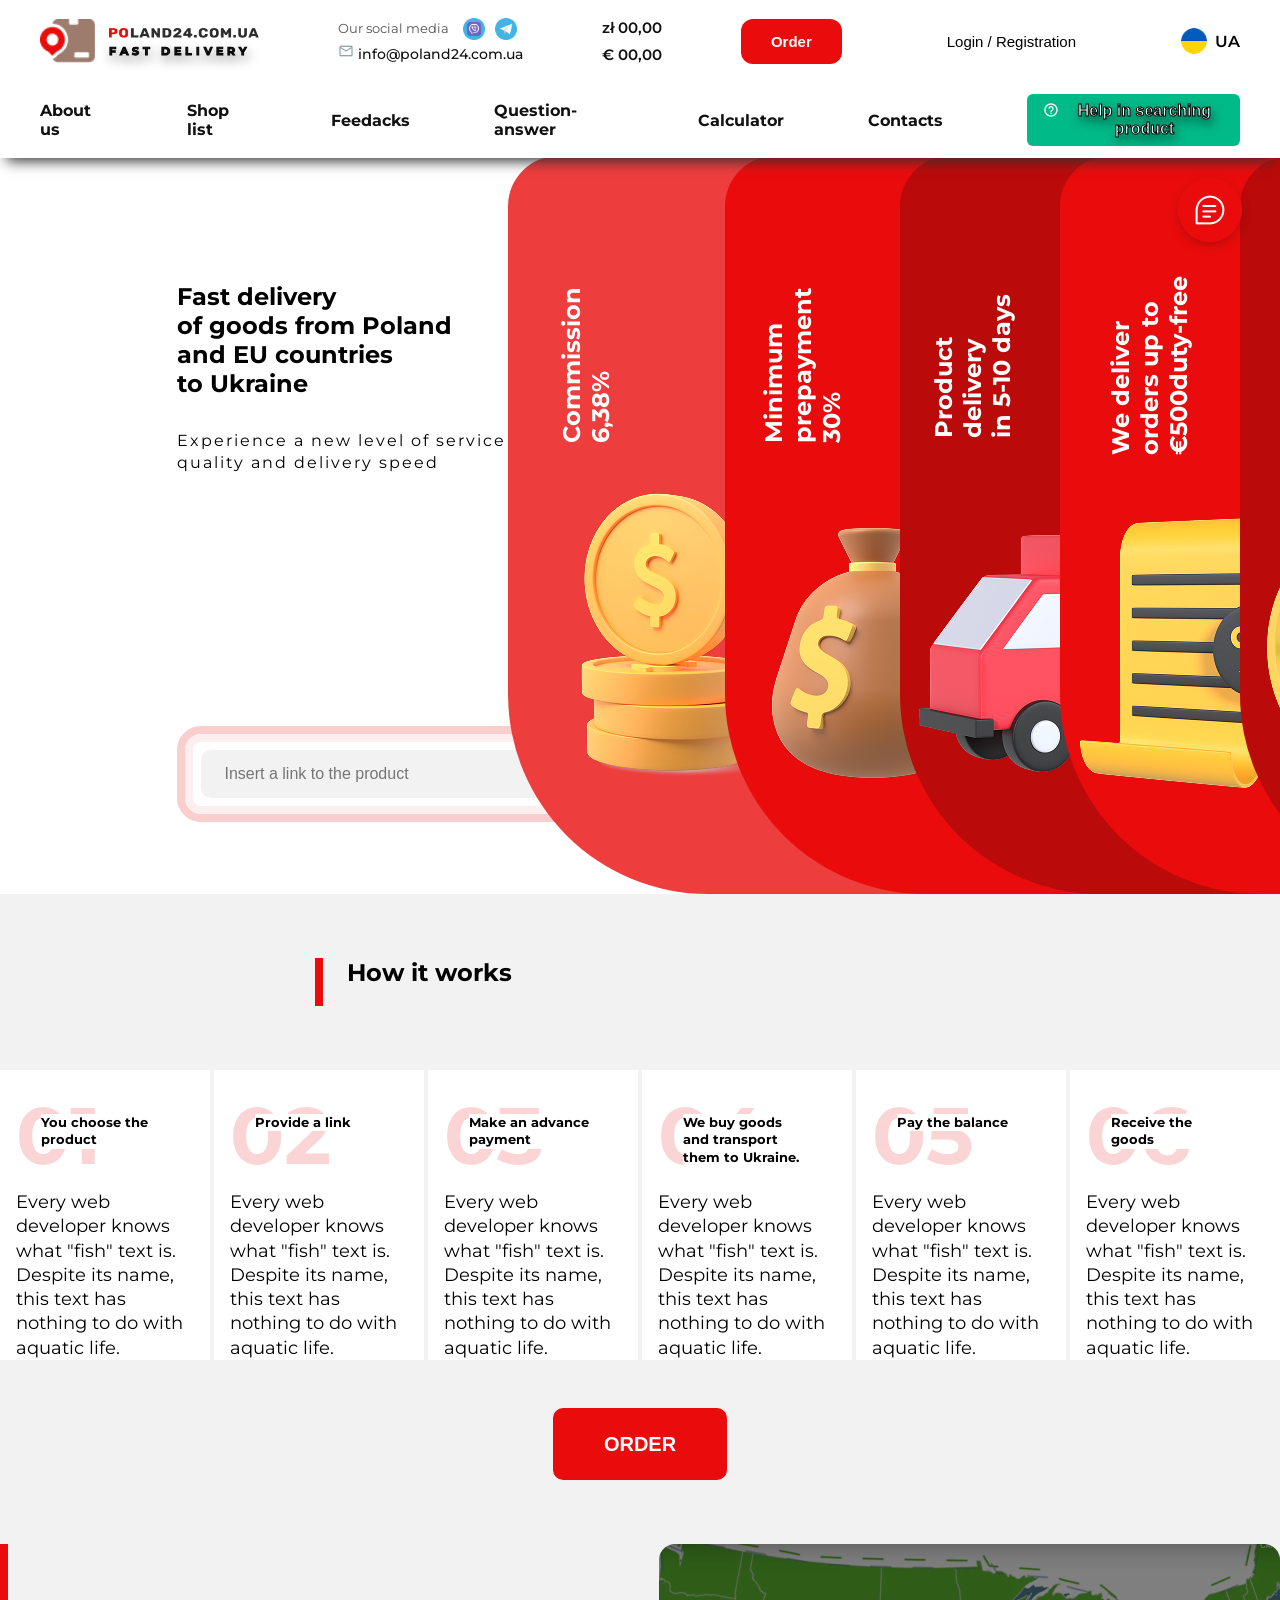
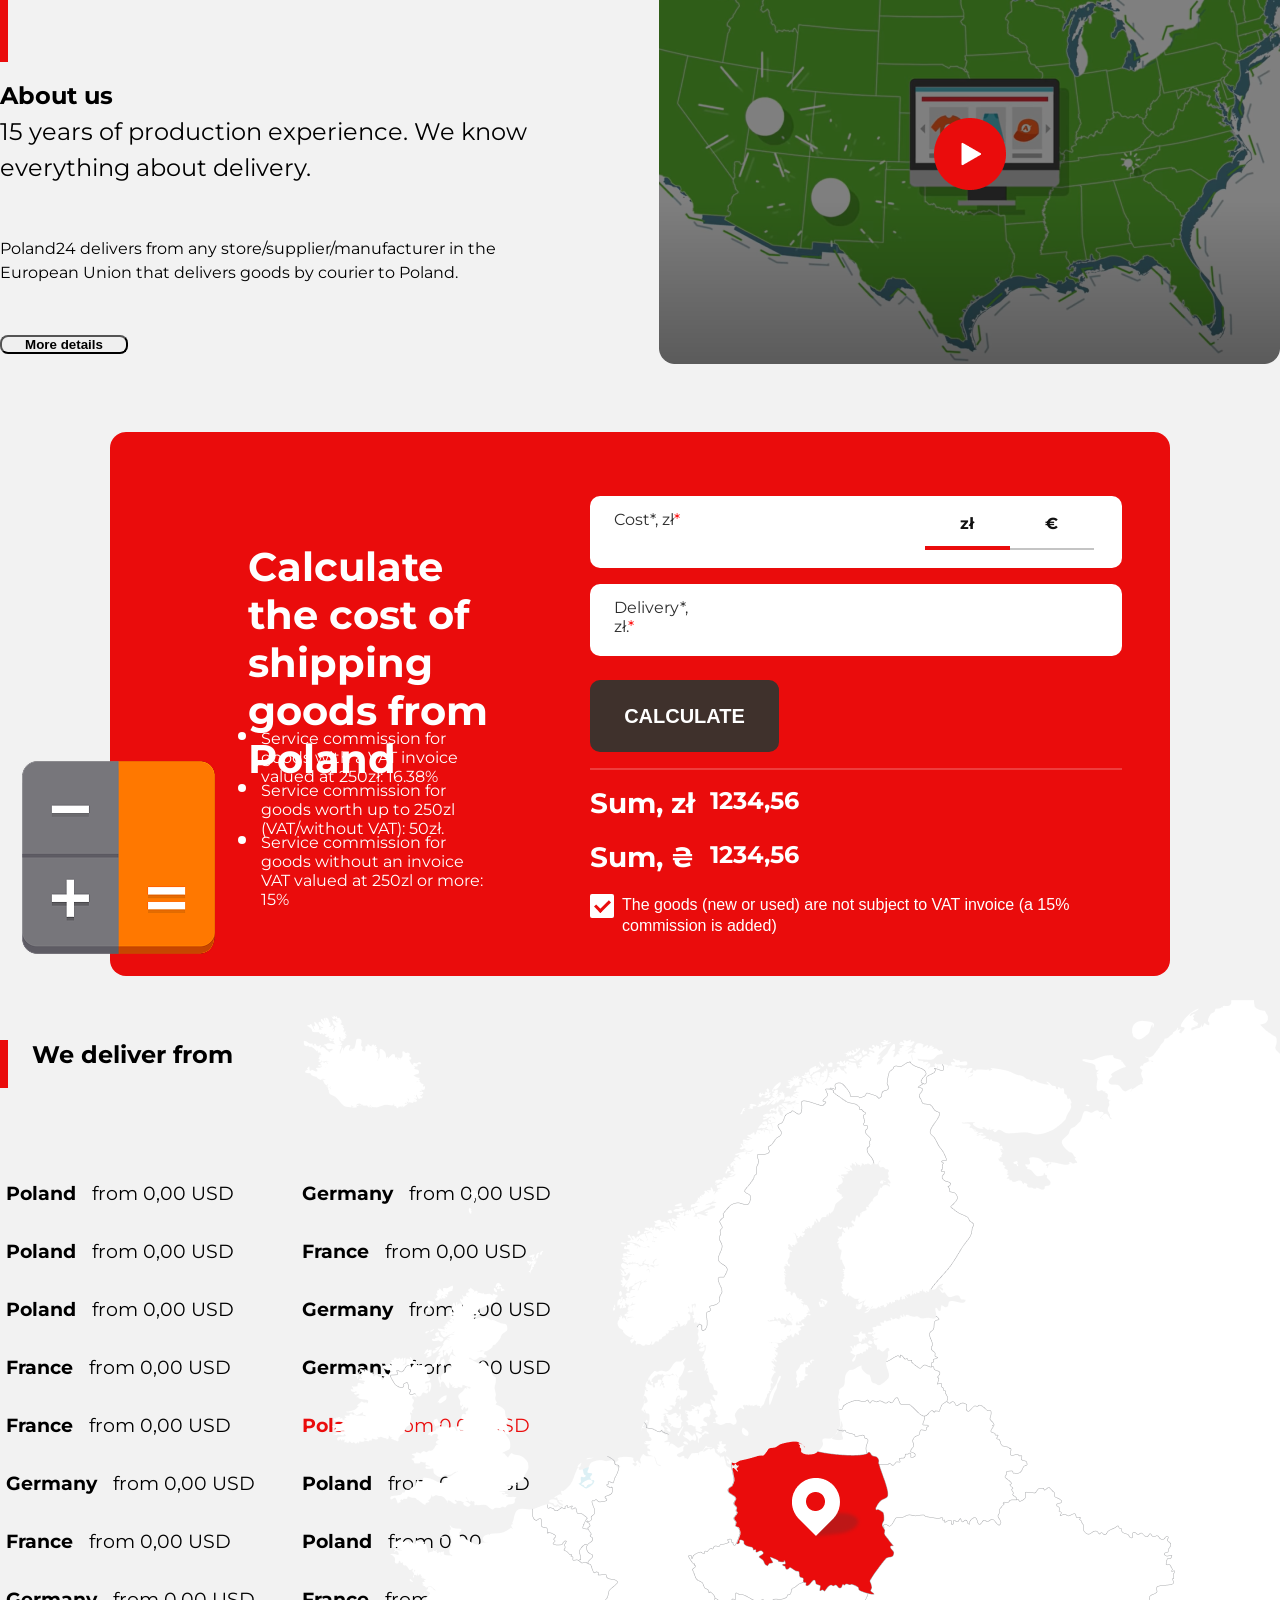
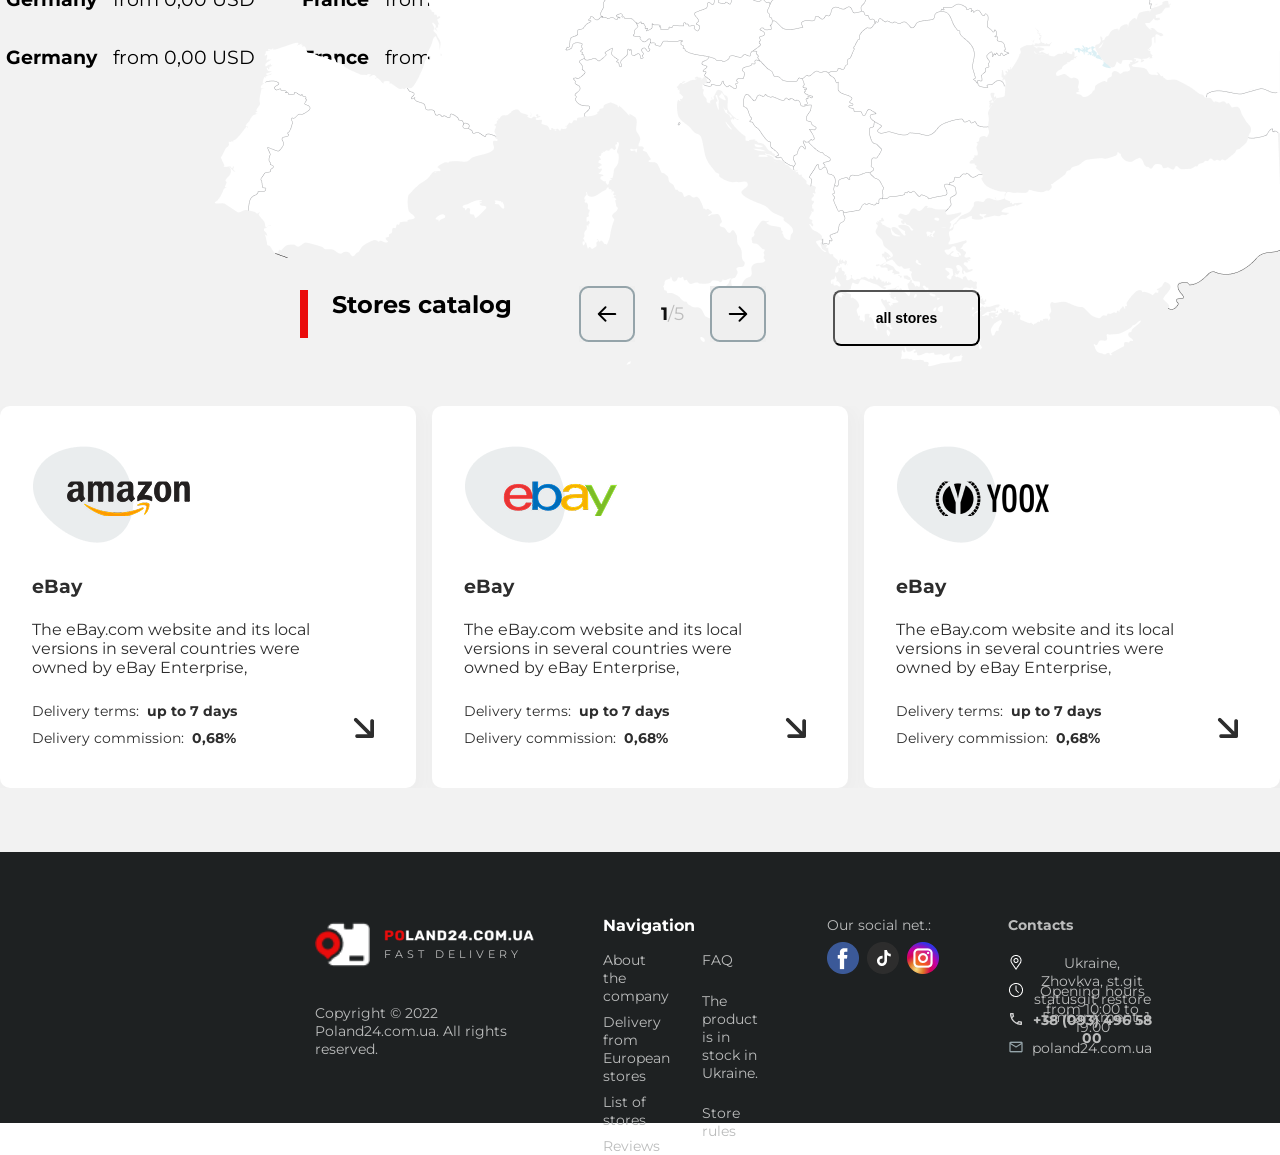
<file: index.html>
<!DOCTYPE html>
<html lang="en">
<head>
    <meta charset="UTF-8">
    <meta name="viewport" content="width=device-width, initial-scale=1.0">
    <title>Poland24</title>
    <link href="https://fonts.googleapis.com/css2?family=Montserrat:wght@400;500;600;700&display=swap" rel="stylesheet">
    <link rel="stylesheet" href="styles/style.css">
</head>
<body>
<section class="header-section">
    <div class="header">
        <div class="logo">
            <img src="images/header-images/logoimg.png" alt="Logo" class="logo-img">

            <div class="logo-text">
                <img src="images/header-images/logo.png" alt="Poland24" class="logo-name">
                <p class="active"><strong>FAST DELIVERY</strong></p>
            </div>
        </div>
        <div class="social-block">
            <p>Our social media</p>
            <div class="social-icons">
                <a href="#">
                    <img src="images/header-images/014-viber.png" alt="Viber">
                </a>
                <a href="#">
                    <img src="images/header-images/017-telegram.png" alt="Telegram">
                </a>
            </div>
            <a href="mailto:info@poland24.com.ua" class="email">
                <img src="images/header-images/letter.png" alt="Email">
                info@poland24.com.ua
            </a>
        </div>
        <button class="burger" type="button" aria-label="Open menu" aria-expanded="false">
             ☰
        </button>
        <div class="currency">
            <a href="#">zł 00,00</a>
            <a href="#">€ 00,00</a>
        </div>
        <button id="open-order-btn" class="order-btn js-open-order">
            Order
        </button>
        <button id="open-register-btn" class="reg-btn js-open-login">
            Login / Registration
        </button>
        <div class="language">
            <img src="images/header-images/ukraine.png" alt="Ukraine">
            <p>UA</p>
        </div>
    </div>
    <div class="lower-header">
        <div>
            <a href="#">About us</a>
            <a href="pages/store.html">Shop list</a>
            <a href="#">Feedacks</a>
            <a href="#">Question-answer</a>
            <a href="#">Calculator</a>
            <a href="#">Contacts</a>
            <button type="button" class="help-button">
                <img src="images/header-images/help_outline.png">
                <p>Help in searching product</p>
            </button>
            <div class="mobile-menu-actions">
                <button type="button" class="menu-order-btn js-open-order">Order</button>
                <button type="button" class="menu-login-btn js-open-login">Login / Registration</button>
            </div>
        </div>
    </div>
</section>
<section class="hero-section">
    <div class="container">
        <div class="content">
            <div class="content-info">
                <h1>Fast delivery<br>of goods from Poland<br> and EU countries<br> to Ukraine</h1>
                <p>Experience a new level of service<br> quality and delivery speed</p>
            </div>
            <div class="order-field">
                <div class="inside-order-field">
                    <div>
                        <input type="text" name="product-link" placeholder="Insert a link to the product">
                        <button type="button" class="js-open-order">Order</button>
                    </div>
                </div>
            </div>
        </div>
        <div class="content-banners">
            <div class="banner b1">
                <h1>Commission<br>6,38%</h1>
                <img src="images/hero-images/Money_perspective_matte_s 1.png" alt="money">
                <p>Transparent service fee for every order. You see the final cost before payment and can plan your purchase without hidden charges.</p>
            </div>
            <div class="banner b2">
                <h1>Minimum<br>prepayment<br>30%</h1>
                <img src="images/hero-images/Money_perspective_matte_s 1 (1).png" alt="money">
                <p>Start your order with a partial prepayment. The remaining amount is paid after the purchase is confirmed and prepared for delivery.</p>
            </div>
            <div class="banner b3">
                <h1>Product<br>delivery<br>in 5-10 days</h1>
                <img src="images/hero-images/Money_perspective_matte_s 1 (2).png" alt="delivery">
                <p>We process, buy and ship goods quickly. Most orders arrive in Ukraine within 5-10 days after confirmation.</p>
            </div>
            <div class="banner sliding b4">
                <h1>We deliver<br>orders up to<br>€500duty-free</h1>
                <img src="images/hero-images/Money_perspective_matte_s 2.png" alt="contract">
                <p>Our company delivers goods by ground transport to Ukraine and can deliver parcels up to €500 duty-free.<br>
                    <br>
                    We can help you deliver any item worth up to €500 per unit.<br>
                    <br>
                    If you have multiple items in your order with a total value exceeding €500, we can also assist with the delivery by first consolidating the shipment into smaller shipments.</p>
            </div>
            <div class="banner b5">
                <h1>Possibility of<br>paying with credit</h1>
                <img src="images/hero-images/perspective_matte 2.png" alt="clock">
                <p>Choose a convenient payment option for larger purchases and receive your order with a clear payment schedule.</p>
            </div>
        </div>
    </div>
</section>
<section class="about-section">
    <div class="spacer"></div>
    <div class="hwIt">
        <div class="red-line"></div>
        <h1>How it works</h1>
    </div>
    <button class="support-btn" type="button"><img src="images/about-images/button (1).png" alt="support"></button>
    <div class="spacer"></div>
    <div class="instruction">
        <div class="instr-card">
            <div>
            <h1>01</h1>
            <h3>You choose the product</h3>
            </div>
            <p>Every web developer knows what "fish" text is. Despite its name, this text has nothing to do with aquatic life.</p>
        </div>
        <div class="instr-card">
            <div>
            <h1>02</h1>
            <h3>Provide a link</h3>
            </div>
            <p>Every web developer knows what "fish" text is. Despite its name, this text has nothing to do with aquatic life.</p>
        </div>
        <div class="instr-card">
            <div>
            <h1>03</h1>
            <h3>Make an advance payment</h3>
            </div>
            <p>Every web developer knows what "fish" text is. Despite its name, this text has nothing to do with aquatic life.</p>
        </div>
        <div class="instr-card">
            <div>
            <h1>04</h1>
            <h3>We buy goods and transport them to Ukraine.</h3>
            </div>
            <p>Every web developer knows what "fish" text is. Despite its name, this text has nothing to do with aquatic life.</p>
        </div>
        <div class="instr-card">
            <div>
            <h1>05</h1>
            <h3>Pay the balance</h3>
            </div>
            <p>Every web developer knows what "fish" text is. Despite its name, this text has nothing to do with aquatic life.</p>
        </div>
        <div class="instr-card">
            <div>
            <h1>06</h1>
            <h3>Receive the goods</h3>
            </div>
            <p>Every web developer knows what "fish" text is. Despite its name, this text has nothing to do with aquatic life.</p>
        </div>
    </div>
    <div class="lil-spacer"></div>
    <div class="hob"><button class="huge-order-btn js-open-order" type="button">ORDER</button></div>
    <div class="spacer"></div>
    <div class="about-us">
        <div class="about-info">
            <div class="red-line"></div>
            <div class="about-text">
                <h1>About us</h1>
                <p>15 years of production experience. We know everything about delivery.</p>
            </div>
            <div class="spacer"></div>
            <p>Poland24 delivers from any store/supplier/manufacturer in the European Union that delivers goods by courier to Poland.</p>
            <div class="spacer"></div>
            <button type="button"><strong>More details</strong></button>
        </div>
        <div class="about-video"><img src="images/about-images/Image.png"></div>
    </div>
    <div class="spacer"></div>
    <div class="calculator">
        <img src="images/about-images/image 10.png">
        <div class="calc-ui">
            <div class="calc-explanation">
                <h1>Calculate the cost of shipping goods from Poland</h1>
                <ul>
                    <li>Service commission for goods with a VAT invoice valued at 250zł: 16.38%</li>
                    <li>Service commission for goods worth up to 250zl (VAT/without VAT): 50zł.</li>
                    <li>Service commission for goods without an invoice VAT valued at 250zl or more: 15%</li>
                </ul>
            </div>
            <div class="calc-func">
                <div class="input-wrapper">
                    <label>
                        Cost*, zł<span>*</span>
                    </label>
                    <input type="number" name="currency">
                    <div class="currency-swithcer">
                        <div class="zł">zł</div>
                        <div class="euro">€</div>
                    </div>
                </div>
                <div class="input-wrapper">
                    <label>
                        Delivery*, zł.<span>*</span>
                    </label>
                    <input type="number" name="currency">
                </div>
                <button type="submit" class="calc-btn"><strong>CALCULATE</strong></button>
                <div class="divider"></div>
                <div class="sum">
                    <div class="sum-zl">
                        <h1 class="szl">Sum, zł</h1>
                        <h1>1234,56</h1>
                    </div>
                    <div class="sum-uah">
                        <h1 class="szg">Sum, ₴</h1>
                        <h1>1234,56</h1>
                    </div>
                </div>
                <div class="vat-checkbox-row">
                    <input type="checkbox" id="vat-status" checked>
                    <label for="vat-status">
                        <span class="custom-box"></span>
                        <span class="text-container">
                            The goods (new or used) are not subject to VAT invoice (a 15% commission is added)
                        </span>
                    </label>
                </div>
            </div>
        </div>
    </div>
    <div class="spacer"></div>
    <div class="delivery-map">
        <div class="del-list">
            <div class="del-title">
                <div class="red-line"></div>
                <h1>We deliver from</h1>
            </div>
                <div class="country-list">
                    <div class="contries">
                        <h3><strong>Poland</strong></h3>
                        <h3>from 0,00 USD</h3>
                    </div>
                    <div class="contries">
                        <h3><strong>Germany</strong></h3>
                        <h3>from 0,00 USD</h3>
                    </div>
                    <div class="contries">
                        <h3><strong>Poland</strong></h3>
                        <h3>from 0,00 USD</h3>
                    </div>
                    <div class="contries">
                        <h3><strong>France</strong></h3>
                        <h3>from 0,00 USD</h3>
                    </div>
                    <div class="contries">
                        <h3><strong>Poland</strong></h3>
                        <h3>from 0,00 USD</h3>
                    </div>
                    <div class="contries">
                        <h3><strong>Germany</strong></h3>
                        <h3>from 0,00 USD</h3>
                    </div>
                    <div class="contries">
                        <h3><strong>France</strong></h3>
                        <h3>from 0,00 USD</h3>
                    </div>
                    <div class="contries">
                        <h3><strong>Germany</strong></h3>
                        <h3>from 0,00 USD</h3>
                    </div>
                    <div class="contries">
                        <h3><strong>France</strong></h3>
                        <h3>from 0,00 USD</h3>
                    </div>
                    <div class="contries active-text">
                        <h3><strong>Poland</strong></h3>
                        <h3>from 0,00 USD</h3>
                    </div>
                    <div class="contries">
                        <h3><strong>Germany</strong></h3>
                        <h3>from 0,00 USD</h3>
                    </div>
                    <div class="contries">
                        <h3><strong>Poland</strong></h3>
                        <h3>from 0,00 USD</h3>
                    </div>
                    <div class="contries">
                        <h3><strong>France</strong></h3>
                        <h3>from 0,00 USD</h3>
                    </div>
                    <div class="contries">
                        <h3><strong>Poland</strong></h3>
                        <h3>from 0,00 USD</h3>
                    </div>
                    <div class="contries">
                        <h3><strong>Germany</strong></h3>
                        <h3>from 0,00 USD</h3>
                    </div>
                    <div class="contries">
                        <h3><strong>France</strong></h3>
                        <h3>from 0,00 USD</h3>
                    </div>
                    <div class="contries">
                        <h3><strong>Germany</strong></h3>
                        <h3>from 0,00 USD</h3>
                    </div>
                    <div class="contries">
                        <h3><strong>France</strong></h3>
                        <h3>from 0,00 USD</h3>
                    </div>
                </div>
        </div>
        <div class="map"></div>
    </div>
    <div class="spacer"></div>
    <div class="shop-catalog">
        <div class="catalog-ui">
            <div class="del-title not-del-title">
                <div class="red-line"></div>
                <h1>Stores catalog</h1>
            </div>
            <div class="cat-buttons">
                <button type="button"><img src="images/store-catalog-images/button (2).png"></button>
                <p><span><b>1</b></span>/5</p>
                <button type="button"><img src="images/store-catalog-images/button (3).png"></button>
            </div>
            <button class="shop-page-btn">all stores</button>
        </div>
        <div class="scroll-catalog">
            <div class="shop-card">
                    <div class="shop-logo">
                        <img src="images/store-catalog-images/Frame icon.png">
                    </div>
                    <div class="shop-card-info">
                        <h3>eBay</h3>                   
                        <p class="fish-text">The eBay.com website and its local versions in several countries were owned by eBay Enterprise,</p>
                        <div class="del-info d1">
                            <p>Delivery terms:</p>
                            <h4>up to 7 days</h4>
                        </div>
                        <div class="del-info">
                            <p>Delivery commission:</p>
                            <h4>0,68%</h4>
                        </div>
                    </div>
                <img class="bottom-arrow" src="images/store-catalog-images/arrow-down-right.png">
            </div>
            <div class="shop-card">
                    <div class="shop-logo">
                        <img src="images/store-catalog-images/Frame icon (1).png">
                    </div>
                    <div class="shop-card-info">
                        <h3>eBay</h3>                   
                        <p class="fish-text">The eBay.com website and its local versions in several countries were owned by eBay Enterprise,</p>
                        <div class="del-info d1">
                            <p>Delivery terms:</p>
                            <h4>up to 7 days</h4>
                        </div>
                        <div class="del-info">
                            <p>Delivery commission:</p>
                            <h4>0,68%</h4>
                        </div>
                    </div>
                <img class="bottom-arrow" src="images/store-catalog-images/arrow-down-right.png">
            </div>
            <div class="shop-card">
                    <div class="shop-logo">
                        <img src="images/store-catalog-images/Frame icon (2).png">
                    </div>
                    <div class="shop-card-info">
                        <h3>eBay</h3>                   
                        <p class="fish-text">The eBay.com website and its local versions in several countries were owned by eBay Enterprise,</p>
                        <div class="del-info d1">
                            <p>Delivery terms:</p>
                            <h4>up to 7 days</h4>
                        </div>
                        <div class="del-info">
                            <p>Delivery commission:</p>
                            <h4>0,68%</h4>
                        </div>
                    </div>
                <img class="bottom-arrow" src="images/store-catalog-images/arrow-down-right.png">
            </div>
            <div class="shop-card">
                    <div class="shop-logo">
                        <img src="images/store-catalog-images/Frame icon (3).png">
                    </div>
                    <div class="shop-card-info">
                        <h3>eBay</h3>                   
                        <p class="fish-text">The eBay.com website and its local versions in several countries were owned by eBay Enterprise,</p>
                        <div class="del-info d1">
                            <p>Delivery terms:</p>
                            <h4>up to 7 days</h4>
                        </div>
                        <div class="del-info">
                            <p>Delivery commission:</p>
                            <h4>0,68%</h4>
                        </div>
                    </div>
                <img class="bottom-arrow" src="images/store-catalog-images/arrow-down-right.png">
            </div>
            <div class="shop-card">
                    <div class="shop-logo">
                        <img src="images/store-catalog-images/Frame icon (4).png">
                    </div>
                    <div class="shop-card-info">
                        <h3>eBay</h3>                   
                        <p class="fish-text">The eBay.com website and its local versions in several countries were owned by eBay Enterprise,</p>
                        <div class="del-info d1">
                            <p>Delivery terms:</p>
                            <h4>up to 7 days</h4>
                        </div>
                        <div class="del-info">
                            <p>Delivery commission:</p>
                            <h4>0,68%</h4>
                        </div>
                    </div>
                <img class="bottom-arrow" src="images/store-catalog-images/arrow-down-right.png">
            </div>
            <div class="shop-card">
                    <div class="shop-logo">
                        <img src="images/store-catalog-images/Frame icon.png">
                    </div>
                    <div class="shop-card-info">
                        <h3>eBay</h3>                   
                        <p class="fish-text">The eBay.com website and its local versions in several countries were owned by eBay Enterprise,</p>
                        <div class="del-info d1">
                            <p>Delivery terms:</p>
                            <h4>up to 7 days</h4>
                        </div>
                        <div class="del-info">
                            <p>Delivery commission:</p>
                            <h4>0,68%</h4>
                        </div>
                    </div>
                <img class="bottom-arrow" src="images/store-catalog-images/arrow-down-right.png">
            </div>
        </div>
    </div>
    <div class="spacer"></div>
</section>
<section class="footer-section">
    <div class="footer">
        <div class="footer-content">
            <div class="logo">
                    <img src="images/footer-images/Frame.png" alt="Logo" class="logo-img">
                    <div class="logo-text">
                        <img src="images/footer-images/Frame 10292.png" alt="Poland24" class="logo-name">
                        <p class="a2">FAST DELIVERY</p>
                    </div>
            </div>
            <p class="copyright">Copyright © 2022 Poland24.com.ua. All rights reserved.</p>
        </div>
        <div class="footer-nav">
            <h4>Navigation</h4>
            <div class="nav-opt">
                <div>
                    <a href="#">About the company</a>
                    <a href="#">Delivery from European stores</a>
                    <a href="#">List of stores</a>
                    <a href="#">Reviews</a>
                </div>
                <div>
                    <a href="#">FAQ</a>
                    <a href="#">The product is in stock in Ukraine.</a>
                    <a href="#">Store rules</a>
                </div>
            </div>
        </div>
        <div class="social-media">
            <p>Our social net.:</p>
            <img src="images/footer-images/Frame 560.png">
        </div>
        <div class="contacts">
            <h4>Contacts</h4>
            <div class="contact-info">
                <img src="images/footer-images/location.png">                <p>Ukraine, Zhovkva, st.git statusgit restore . Embankment, 1</p>
            </div>
            <div class="contact-info">
                <img src="images/footer-images/time.png">
                <p>Opening hours from 10:00 to 19:00</p>
            </div>
            <div class="contact-info">
                <img src="images/footer-images/Frame 520.png">
                <p><strong>+38 (093) 496 58 00  </strong></p>
            </div>
            <div class="contact-info">
                <img src="images/footer-images/letter.png">
                <p>poland24.com.ua</p>
            </div>
        </div>
    </div>
</section>
<div id="order-modal" class="modal-overlay">
    <div class="modal-container order-container">
        <button class="close-modal-btn">&times;</button>
        <h2>Place an Order</h2>
        <p class="section-title">Order</p>
        
        <div class="product-item">
            <h3>Product 1</h3>
            <div class="input-row">
                <input type="text" placeholder="Paste product link here" class="link-input">
                <div class="quantity-selector">
                    <button class="qty-btn">-</button>
                    <input type="text" value="01" readonly>
                    <button class="qty-btn">+</button>
                </div>
                <div class="price-field">
                    <label>Price, €</label>
                    <input type="text" value="254212.00">
                </div>
                <div class="price-field">
                    <label>Delivery, €</label>
                    <input type="text" value="254212.00">
                </div>
                <div class="currency-toggle">
                    <span>Price in zł</span>
                    <label class="switch">
                        <input type="checkbox">
                        <span class="slider round"></span>
                    </label>
                </div>
            </div>
            
            <div class="checkbox-row">
                <input type="checkbox" id="used-item-1" checked>
                <label for="used-item-1">Used item (15% commission, 100% prepayment. Seller must support PayU)</label>
            </div>

            <div class="details-row">
                <div class="comment-block">
                    <label>Product comment</label>
                    <textarea placeholder="Description"></textarea>
                </div>
                <div class="shipping-block">
                    <p>Delivery across Ukraine: <strong>Nova Poshta</strong></p>
                    <p>Preferred communication channel:</p>
                    <div class="radio-group">
                        <label><input type="checkbox"> Email</label>
                        <label><input type="checkbox"> Viber</label>
                        <label><input type="checkbox" checked> Telegram</label>
                    </div>
                    <p class="item-total">Item total: <span>101489.10</span></p>
                </div>
            </div>
        </div>

        <div class="totals-section">
            <p>Total, zł: <strong>1234,56</strong></p>
            <p>Total, ₴: <strong>1234,56</strong></p>
        </div>

        <div class="customer-data">
            <h3>Customer Data</h3>
            <div class="customer-inputs">
                <input type="text" placeholder="Last Name">
                <input type="num" placeholder="Phone Number" class="error-field">
                <input type="email" placeholder="Email" class="success-field">
            </div>
            <textarea placeholder="Comment" class="customer-comment"></textarea>
        </div>

        <div class="agreement-section">
            <label><input type="checkbox"> Do not call me to confirm the order</label>
            <label><input type="checkbox" checked> I agree to the commercial terms of purchase and delivery*</label>
            <ul class="terms-list">
                <li>Service commission for items with VAT invoice valued over 250zł: 6.38%</li>
                <li>Service commission for items with VAT invoice up to 250zł: 50zł</li>
                <li>Service commission for items without VAT invoice valued at 250zł or more: 15%</li>
                <li>Prepayment amount for new customers: 30%</li>
                <li>Prepayment amount for non-standard orders: 100%</li>
                <li>Oversized and used items are non-refundable.</li>
            </ul>
        </div>

        <button class="submit-order-btn">SUBMIT</button>
    </div>
</div>
<div id="auth-register-modal" class="modal-overlay">
    <div class="auth-container">
        <button class="close-modal-btn">&times;</button>
        <h2>Registration</h2>
        <p class="auth-switch">Already have an account? <a href="#" id="link-to-login">Log in</a></p>
        
        <div class="social-login">
            <button class="social-btn google-btn">Google</button>
            <button class="social-btn facebook-btn">Facebook</button>
        </div>

        <form class="auth-form">
            <input type="text" placeholder="Full Name">
            <input type="email" placeholder="Email / Login *" required>
            <input type="tel" placeholder="Phone Number *" required>
            <input type="password" placeholder="Password *" required>
            <input type="password" placeholder="Confirm Password *" required>
            
            <div class="policy-agreement">
                <input type="checkbox" id="terms" checked>
                <label for="terms">I agree to the public service agreement</label>
            </div>
            
            <button type="submit" class="auth-submit-btn">REGISTRATION</button>
        </form>
    </div>
</div>
<div id="auth-login-modal" class="modal-overlay">
    <div class="auth-container">
        <button class="close-modal-btn">&times;</button>
        <h2>Login</h2>
        <p class="auth-switch">Don't have an account yet? <a href="#" id="link-to-register">Register</a></p>
        
        <div class="social-login">
            <button class="social-btn google-btn">Google</button>
            <button class="social-btn facebook-btn">Facebook</button>
        </div>

        <form class="auth-form">
            <input type="email" placeholder="Enter email *" required>
            <input type="password" placeholder="Enter password *" required>
            
            <div class="login-options">
                <label><input type="checkbox" checked> Remember me</label>
                <a href="#" class="forgot-pass">Forgot password?</a>
            </div>
            
            <button type="submit" class="auth-submit-btn">LOG IN</button>
        </form>
    </div>
</div>
<script>
const slider = document.querySelector('.scroll-catalog');

let isDown = false;
let startX; 
let scrollLeft;

slider.addEventListener('mousedown', (e) => {
    isDown = true;
    slider.classList.add('dragging');
    startX = e.pageX - slider.offsetLeft;
    scrollLeft = slider.scrollLeft;
});

slider.addEventListener('mouseleave', () => {
    isDown = false;
    slider.classList.remove('dragging');
});

slider.addEventListener('mouseup', () => {
    isDown = false;
    slider.classList.remove('dragging');
});

slider.addEventListener('mousemove', (e) => {
    if(!isDown) return;
    e.preventDefault();
    const x = e.pageX - slider.offsetLeft;
    const walk = (x - startX) * 2;
    slider.scrollLeft = scrollLeft - walk;
});
</script>
<script>
// 1. Отримуємо елементи модальних вікон
const orderModal = document.getElementById('order-modal');
const registerModal = document.getElementById('auth-register-modal');
const loginModal = document.getElementById('auth-login-modal');

// 2. Отримуємо кнопки керування
const openOrderButtons = document.querySelectorAll('.js-open-order');
const openLoginButtons = document.querySelectorAll('.js-open-login');

// 3. Отримуємо внутрішні текстові посилання для перемикання
const linkToLogin = document.getElementById('link-to-login');
const linkToRegister = document.getElementById('link-to-register');

// --- ФУНКЦІЇ ВІДКРИТТЯ ---
openOrderButtons.forEach((button) => {
    button.addEventListener('click', () => {
        registerModal.classList.remove('active');
        loginModal.classList.remove('active');
        orderModal.classList.add('active');
    });
});

// При кліку на "Login / Registration" відкриваємо спочатку форму Входу (Login)
openLoginButtons.forEach((button) => {
    button.addEventListener('click', (e) => {
        e.preventDefault();
        registerModal.classList.remove('active');
        orderModal.classList.remove('active');
        loginModal.classList.add('active'); // активуємо форму входу
    });
});

// Перемикання з Реєстрації на Вхід всередині модалки
if (linkToLogin) {
    linkToLogin.addEventListener('click', (e) => {
        e.preventDefault();
        registerModal.classList.remove('active');
        loginModal.classList.add('active');
    });
}

// Перемикання з Входу на Реєстрацію всередині модалки
if (linkToRegister) {
    linkToRegister.addEventListener('click', (e) => {
        e.preventDefault();
        loginModal.classList.remove('active');
        registerModal.classList.add('active');
    });
}

// --- УНІВЕРСАЛЬНЕ ЗАКРИТТЯ ДЛЯ ВСІХ ВІКОН ---
const allModals = document.querySelectorAll('.modal-overlay');

allModals.forEach(modal => {
    const closeBtn = modal.querySelector('.close-modal-btn');
    if (closeBtn) {
        closeBtn.addEventListener('click', () => {
            modal.classList.remove('active');
        });
    }

    modal.addEventListener('click', (e) => {
        if (e.target === modal) {
            modal.classList.remove('active');
        }
    });
});

window.addEventListener('keydown', (e) => {
    if (e.key === 'Escape') {
        allModals.forEach(modal => {
            modal.classList.remove('active');
        });
    }
});
</script>
<script>
document.querySelectorAll('.burger').forEach((button) => {
    button.addEventListener('click', () => {
        const header = button.closest('.header-section');
        const isOpen = header.classList.toggle('menu-open');
        button.setAttribute('aria-expanded', String(isOpen));
    });
});
</script>
  </body>
</html>
</file>
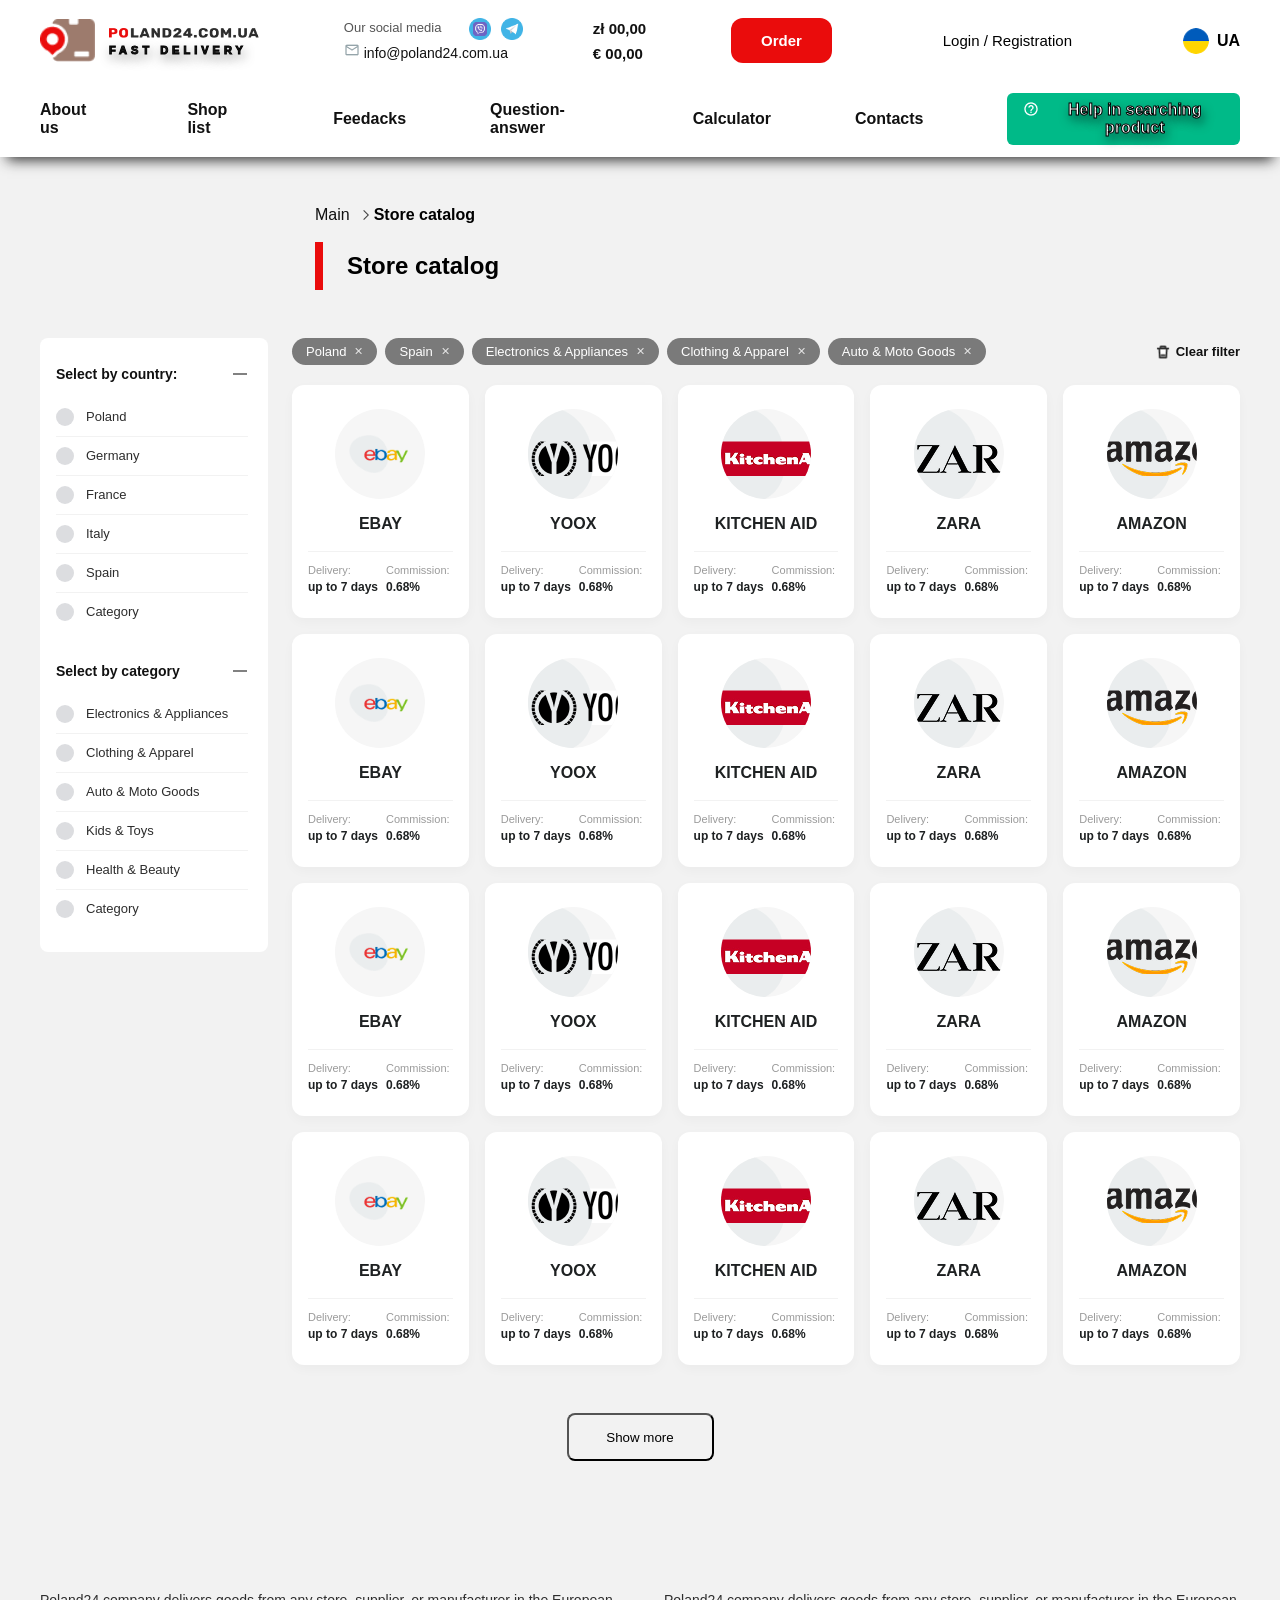
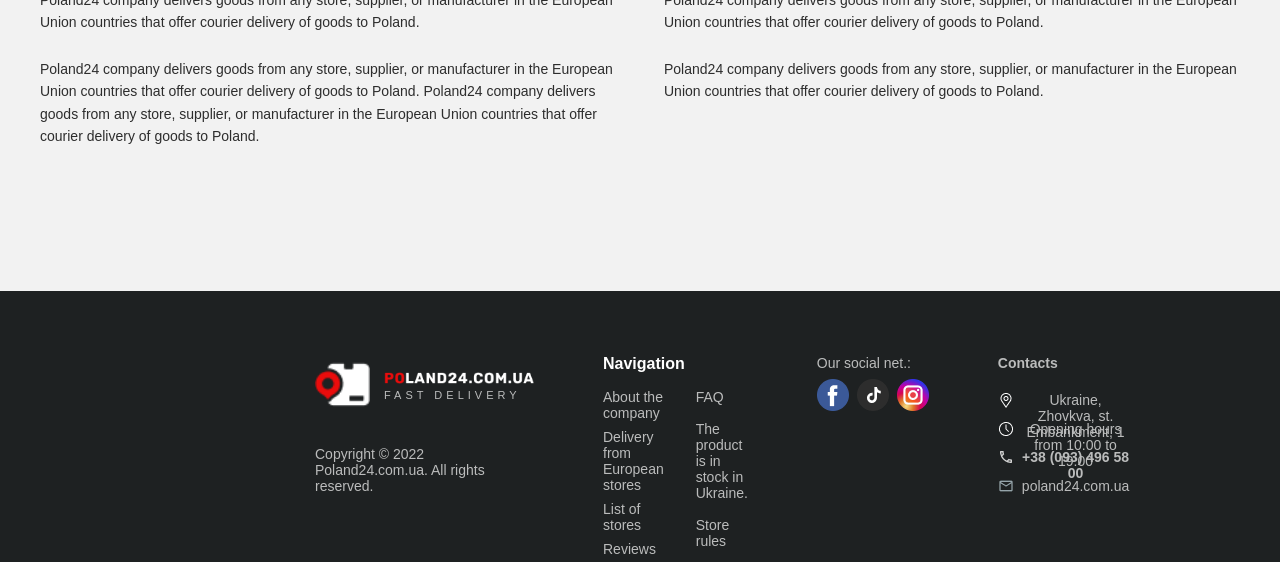
<file: pages/store.html>
<!DOCTYPE html>
<html lang="en">
<head>
    <meta charset="UTF-8">
    <meta name="viewport" content="width=device-width, initial-scale=1.0">
    <title>Document</title>
    <link rel="stylesheet" href="../styles/style.css">
</head>
<body>
    <section class="header-section">
    <div class="header">
        <div class="logo">
            <img src="../images/header-images/logoimg.png" alt="Logo" class="logo-img">

            <div class="logo-text">
                <img src="../images/header-images/logo.png" alt="Poland24" class="logo-name">
                <p class="active"><strong>FAST DELIVERY</strong></p>
            </div>
        </div>
        <div class="social-block">
            <p>Our social media</p>
            <div class="social-icons">
                <a href="#">
                    <img src="../images/header-images/014-viber.png" alt="Viber">
                </a>
                <a href="#">
                    <img src="../images/header-images/017-telegram.png" alt="Telegram">
                </a>
            </div>
            <a href="mailto:info@poland24.com.ua" class="email">
                <img src="../images/header-images/letter.png" alt="Email">
                info@poland24.com.ua
            </a>
        </div>
        <button class="burger" type="button" aria-label="Open menu" aria-expanded="false">
             ☰
        </button>
        <div class="currency">
            <a href="#">zł 00,00</a>
            <a href="#">€ 00,00</a>
        </div>
        <button id="open-order-btn" class="order-btn">
            Order
        </button>
        <button id="open-register-btn" class="reg-btn">
            Login / Registration
        </button>
        <div class="language">
            <img src="../images/header-images/ukraine.png" alt="Ukraine">
            <p>UA</p>
        </div>
    </div>
    <div class="lower-header">
        <div>
            <a href="#">About us</a>
            <a href="#">Shop list</a>
            <a href="#">Feedacks</a>
            <a href="#">Question-answer</a>
            <a href="#">Calculator</a>
            <a href="#">Contacts</a>
            <button type="button" class="help-button">
                <img src="../images/header-images/help_outline.png">
                <p>Help in searching product</p>
            </button>
        </div>
    </div>
    </section>
    <section class="store-section">
        <div class="lil-spacer"></div>
        <div class="store-nav">
            <div>
                <a href="../index.html">Main</a>
                <img src="../images/store-images/down.png" alt="">
            </div>
            <h4>Store catalog</h4>
        </div>
        <div class="store-content">
            <div class="cat-header">
                <div class="red-line">
                </div>
                <h1>Store catalog</h1>
            </div>
            <div class="stores-ui">
                <div class="filter">
                    <div class="filter-section-group">
                        <div class="filter-opt-header">
                            <h4>Select by country:</h4>
                            <button type="button" class="toggle-filter-btn">
                                <img src="../images/store-images/remove.png" alt="toggle">
                            </button>
                        </div>
                        <div class="filter-list-wrapper">
                            <div class="filter-item">
                                <input type="checkbox" id="country-1" class="custom-checkbox">
                                <label for="country-1">Poland</label>
                            </div>
                            <div class="filter-item">
                                <input type="checkbox" id="country-2" class="custom-checkbox">
                                <label for="country-2">Germany</label>
                            </div>
                            <div class="filter-item">
                                <input type="checkbox" id="country-3" class="custom-checkbox">
                                <label for="country-3">France</label>
                            </div>
                            <div class="filter-item">
                                <input type="checkbox" id="country-4" class="custom-checkbox">
                                <label for="country-4">Italy</label>
                            </div>
                            <div class="filter-item">
                                <input type="checkbox" id="country-5" class="custom-checkbox">
                                <label for="country-5">Spain</label>
                            </div>
                            <div class="filter-item">
                                <input type="checkbox" id="country-6" class="custom-checkbox">
                                <label for="country-6">Category</label>
                            </div>
                        </div>
                    </div>

                    <div class="filter-section-group">
                        <div class="filter-opt-header">
                            <h4>Select by category</h4>
                            <button type="button" class="toggle-filter-btn">
                                <img src="../images/store-images/remove.png" alt="toggle">
                            </button>
                        </div>
                        <div class="filter-list-wrapper">
                            <div class="filter-item">
                                <input type="checkbox" id="cat-1" class="custom-checkbox">
                                <label for="cat-1">Electronics & Appliances</label>
                            </div>
                            <div class="filter-item">
                                <input type="checkbox" id="cat-2" class="custom-checkbox">
                                <label for="cat-2">Clothing & Apparel</label>
                            </div>
                            <div class="filter-item">
                                <input type="checkbox" id="cat-3" class="custom-checkbox">
                                <label for="cat-3">Auto & Moto Goods</label>
                            </div>
                            <div class="filter-item">
                                <input type="checkbox" id="cat-4" class="custom-checkbox">
                                <label for="cat-4">Kids & Toys</label>
                            </div>
                            <div class="filter-item">
                                <input type="checkbox" id="cat-5" class="custom-checkbox">
                                <label for="cat-5">Health & Beauty</label>
                            </div>
                            <div class="filter-item">
                                <input type="checkbox" id="cat-6" class="custom-checkbox">
                                <label for="cat-6">Category</label>
                            </div>
                        </div>
                    </div>
                </div>
                <div class="catalog-main-content">
                    <div class="tags-panel">
                        <div class="tags-container">
                            <div class="tag-badge">Poland <span class="tag-close">✕</span></div>
                            <div class="tag-badge">Spain <span class="tag-close">✕</span></div>
                            <div class="tag-badge">Electronics & Appliances <span class="tag-close">✕</span></div>
                            <div class="tag-badge">Clothing & Apparel <span class="tag-close">✕</span></div>
                            <div class="tag-badge">Auto & Moto Goods <span class="tag-close">✕</span></div>
                        </div>
                        <button type="button" class="clear-filter-btn">
                            <img src="../images/store-images/delete-one.png" alt="clear" class="clear-icon"> 
                            Clear filter
                        </button>
                    </div>
                    <div class="brands-grid">
                        <div class="brand-card">
                            <div class="brand-logo-wrapper">
                                <img src="../images/store-catalog-images/Frame icon (1).png" alt="eBay" class="brand-logo">
                            </div>
                            <h3 class="brand-name">eBay</h3>
                            <div class="brand-meta">
                                <div class="meta-item">
                                    <span class="meta-label">Delivery:</span>
                                    <span class="meta-value">up to 7 days</span>
                                </div>
                                <div class="meta-item">
                                    <span class="meta-label">Commission:</span>
                                    <span class="meta-value">0.68%</span>
                                </div>
                            </div>
                        </div>
                        <div class="brand-card">
                            <div class="brand-logo-wrapper">
                                <img src="../images/store-catalog-images/Frame icon (2).png">
                            </div>
                            <h3 class="brand-name">YOOX</h3>
                            <div class="brand-meta">
                                <div class="meta-item">
                                    <span class="meta-label">Delivery:</span>
                                    <span class="meta-value">up to 7 days</span>
                                </div>
                                <div class="meta-item">
                                    <span class="meta-label">Commission:</span>
                                    <span class="meta-value">0.68%</span>
                                </div>
                            </div>
                        </div>
                        <div class="brand-card">
                            <div class="brand-logo-wrapper">
                                <img src="../images/store-catalog-images/Frame icon (3).png">
                            </div>
                            <h3 class="brand-name">KITCHEN AID</h3>
                            <div class="brand-meta">
                                <div class="meta-item">
                                    <span class="meta-label">Delivery:</span>
                                    <span class="meta-value">up to 7 days</span>
                                </div>
                                <div class="meta-item">
                                    <span class="meta-label">Commission:</span>
                                    <span class="meta-value">0.68%</span>
                                </div>
                            </div>
                        </div>
                        <div class="brand-card">
                            <div class="brand-logo-wrapper">
                                <img src="../images/store-catalog-images/Frame icon (4).png">
                            </div>
                            <h3 class="brand-name">ZARA</h3>
                            <div class="brand-meta">
                                <div class="meta-item">
                                    <span class="meta-label">Delivery:</span>
                                    <span class="meta-value">up to 7 days</span>
                                </div>
                                <div class="meta-item">
                                    <span class="meta-label">Commission:</span>
                                    <span class="meta-value">0.68%</span>
                                </div>
                            </div>
                        </div>
                        <div class="brand-card">
                            <div class="brand-logo-wrapper">
                                <img src="../images/store-catalog-images/Frame icon.png">
                            </div>
                            <h3 class="brand-name">Amazon</h3>
                            <div class="brand-meta">
                                <div class="meta-item">
                                    <span class="meta-label">Delivery:</span>
                                    <span class="meta-value">up to 7 days</span>
                                </div>
                                <div class="meta-item">
                                    <span class="meta-label">Commission:</span>
                                    <span class="meta-value">0.68%</span>
                                </div>
                            </div>
                        </div>
                        <div class="brand-card">
                            <div class="brand-logo-wrapper">
                                <img src="../images/store-catalog-images/Frame icon (1).png" alt="eBay" class="brand-logo">
                            </div>
                            <h3 class="brand-name">eBay</h3>
                            <div class="brand-meta">
                                <div class="meta-item">
                                    <span class="meta-label">Delivery:</span>
                                    <span class="meta-value">up to 7 days</span>
                                </div>
                                <div class="meta-item">
                                    <span class="meta-label">Commission:</span>
                                    <span class="meta-value">0.68%</span>
                                </div>
                            </div>
                        </div>
                        <div class="brand-card">
                            <div class="brand-logo-wrapper">
                                <img src="../images/store-catalog-images/Frame icon (2).png">
                            </div>
                            <h3 class="brand-name">YOOX</h3>
                            <div class="brand-meta">
                                <div class="meta-item">
                                    <span class="meta-label">Delivery:</span>
                                    <span class="meta-value">up to 7 days</span>
                                </div>
                                <div class="meta-item">
                                    <span class="meta-label">Commission:</span>
                                    <span class="meta-value">0.68%</span>
                                </div>
                            </div>
                        </div>
                        <div class="brand-card">
                            <div class="brand-logo-wrapper">
                                <img src="../images/store-catalog-images/Frame icon (3).png">
                            </div>
                            <h3 class="brand-name">KITCHEN AID</h3>
                            <div class="brand-meta">
                                <div class="meta-item">
                                    <span class="meta-label">Delivery:</span>
                                    <span class="meta-value">up to 7 days</span>
                                </div>
                                <div class="meta-item">
                                    <span class="meta-label">Commission:</span>
                                    <span class="meta-value">0.68%</span>
                                </div>
                            </div>
                        </div>
                        <div class="brand-card">
                            <div class="brand-logo-wrapper">
                                <img src="../images/store-catalog-images/Frame icon (4).png">
                            </div>
                            <h3 class="brand-name">ZARA</h3>
                            <div class="brand-meta">
                                <div class="meta-item">
                                    <span class="meta-label">Delivery:</span>
                                    <span class="meta-value">up to 7 days</span>
                                </div>
                                <div class="meta-item">
                                    <span class="meta-label">Commission:</span>
                                    <span class="meta-value">0.68%</span>
                                </div>
                            </div>
                        </div>
                        <div class="brand-card">
                            <div class="brand-logo-wrapper">
                                <img src="../images/store-catalog-images/Frame icon.png">
                            </div>
                            <h3 class="brand-name">Amazon</h3>
                            <div class="brand-meta">
                                <div class="meta-item">
                                    <span class="meta-label">Delivery:</span>
                                    <span class="meta-value">up to 7 days</span>
                                </div>
                                <div class="meta-item">
                                    <span class="meta-label">Commission:</span>
                                    <span class="meta-value">0.68%</span>
                                </div>
                            </div>
                        </div>
                        <div class="brand-card">
                            <div class="brand-logo-wrapper">
                                <img src="../images/store-catalog-images/Frame icon (1).png" alt="eBay" class="brand-logo">
                            </div>
                            <h3 class="brand-name">eBay</h3>
                            <div class="brand-meta">
                                <div class="meta-item">
                                    <span class="meta-label">Delivery:</span>
                                    <span class="meta-value">up to 7 days</span>
                                </div>
                                <div class="meta-item">
                                    <span class="meta-label">Commission:</span>
                                    <span class="meta-value">0.68%</span>
                                </div>
                            </div>
                        </div>
                        <div class="brand-card">
                            <div class="brand-logo-wrapper">
                                <img src="../images/store-catalog-images/Frame icon (2).png">
                            </div>
                            <h3 class="brand-name">YOOX</h3>
                            <div class="brand-meta">
                                <div class="meta-item">
                                    <span class="meta-label">Delivery:</span>
                                    <span class="meta-value">up to 7 days</span>
                                </div>
                                <div class="meta-item">
                                    <span class="meta-label">Commission:</span>
                                    <span class="meta-value">0.68%</span>
                                </div>
                            </div>
                        </div>
                        <div class="brand-card">
                            <div class="brand-logo-wrapper">
                                <img src="../images/store-catalog-images/Frame icon (3).png">
                            </div>
                            <h3 class="brand-name">KITCHEN AID</h3>
                            <div class="brand-meta">
                                <div class="meta-item">
                                    <span class="meta-label">Delivery:</span>
                                    <span class="meta-value">up to 7 days</span>
                                </div>
                                <div class="meta-item">
                                    <span class="meta-label">Commission:</span>
                                    <span class="meta-value">0.68%</span>
                                </div>
                            </div>
                        </div>
                        <div class="brand-card">
                            <div class="brand-logo-wrapper">
                                <img src="../images/store-catalog-images/Frame icon (4).png">
                            </div>
                            <h3 class="brand-name">ZARA</h3>
                            <div class="brand-meta">
                                <div class="meta-item">
                                    <span class="meta-label">Delivery:</span>
                                    <span class="meta-value">up to 7 days</span>
                                </div>
                                <div class="meta-item">
                                    <span class="meta-label">Commission:</span>
                                    <span class="meta-value">0.68%</span>
                                </div>
                            </div>
                        </div>
                        <div class="brand-card">
                            <div class="brand-logo-wrapper">
                                <img src="../images/store-catalog-images/Frame icon.png">
                            </div>
                            <h3 class="brand-name">Amazon</h3>
                            <div class="brand-meta">
                                <div class="meta-item">
                                    <span class="meta-label">Delivery:</span>
                                    <span class="meta-value">up to 7 days</span>
                                </div>
                                <div class="meta-item">
                                    <span class="meta-label">Commission:</span>
                                    <span class="meta-value">0.68%</span>
                                </div>
                            </div>
                        </div>
                        <div class="brand-card">
                            <div class="brand-logo-wrapper">
                                <img src="../images/store-catalog-images/Frame icon (1).png" alt="eBay" class="brand-logo">
                            </div>
                            <h3 class="brand-name">eBay</h3>
                            <div class="brand-meta">
                                <div class="meta-item">
                                    <span class="meta-label">Delivery:</span>
                                    <span class="meta-value">up to 7 days</span>
                                </div>
                                <div class="meta-item">
                                    <span class="meta-label">Commission:</span>
                                    <span class="meta-value">0.68%</span>
                                </div>
                            </div>
                        </div>
                        <div class="brand-card">
                            <div class="brand-logo-wrapper">
                                <img src="../images/store-catalog-images/Frame icon (2).png">
                            </div>
                            <h3 class="brand-name">YOOX</h3>
                            <div class="brand-meta">
                                <div class="meta-item">
                                    <span class="meta-label">Delivery:</span>
                                    <span class="meta-value">up to 7 days</span>
                                </div>
                                <div class="meta-item">
                                    <span class="meta-label">Commission:</span>
                                    <span class="meta-value">0.68%</span>
                                </div>
                            </div>
                        </div>
                        <div class="brand-card">
                            <div class="brand-logo-wrapper">
                                <img src="../images/store-catalog-images/Frame icon (3).png">
                            </div>
                            <h3 class="brand-name">KITCHEN AID</h3>
                            <div class="brand-meta">
                                <div class="meta-item">
                                    <span class="meta-label">Delivery:</span>
                                    <span class="meta-value">up to 7 days</span>
                                </div>
                                <div class="meta-item">
                                    <span class="meta-label">Commission:</span>
                                    <span class="meta-value">0.68%</span>
                                </div>
                            </div>
                        </div>
                        <div class="brand-card">
                            <div class="brand-logo-wrapper">
                                <img src="../images/store-catalog-images/Frame icon (4).png">
                            </div>
                            <h3 class="brand-name">ZARA</h3>
                            <div class="brand-meta">
                                <div class="meta-item">
                                    <span class="meta-label">Delivery:</span>
                                    <span class="meta-value">up to 7 days</span>
                                </div>
                                <div class="meta-item">
                                    <span class="meta-label">Commission:</span>
                                    <span class="meta-value">0.68%</span>
                                </div>
                            </div>
                        </div>
                        <div class="brand-card">
                            <div class="brand-logo-wrapper">
                                <img src="../images/store-catalog-images/Frame icon.png">
                            </div>
                            <h3 class="brand-name">Amazon</h3>
                            <div class="brand-meta">
                                <div class="meta-item">
                                    <span class="meta-label">Delivery:</span>
                                    <span class="meta-value">up to 7 days</span>
                                </div>
                                <div class="meta-item">
                                    <span class="meta-label">Commission:</span>
                                    <span class="meta-value">0.68%</span>
                                </div>
                            </div>
                        </div>
                    </div>
            </div>
        </div>
            </div>
        </div>
        <div class="sd">
            <button class="shwm" type="button">Show more</button>
        </div>
        <div class="spacer"></div>
        </div>
        <div class="store-info-seo-block">
            <div class="seo-column">
                <p>Poland24 company delivers goods from any store, supplier, or manufacturer in the European Union countries that offer courier delivery of goods to Poland.</p>
                <p>Poland24 company delivers goods from any store, supplier, or manufacturer in the European Union countries that offer courier delivery of goods to Poland. Poland24 company delivers goods from any store, supplier, or manufacturer in the European Union countries that offer courier delivery of goods to Poland.</p>
            </div>
            <div class="seo-column">
                <p>Poland24 company delivers goods from any store, supplier, or manufacturer in the European Union countries that offer courier delivery of goods to Poland.</p>
                <p>Poland24 company delivers goods from any store, supplier, or manufacturer in the European Union countries that offer courier delivery of goods to Poland.</p>
            </div>
        </div>
        <div class="spacer"></div>
    </section>
    <section class="footer-section">
    <div class="footer">
        <div class="footer-content">
            <div class="logo">
                    <img src="../images/footer-images/Frame.png" alt="Logo" class="logo-img">
                    <div class="logo-text">
                        <img src="../images/footer-images/Frame 10292.png" alt="Poland24" class="logo-name">
                        <p class="a2">FAST DELIVERY</p>
                    </div>
            </div>
            <p class="copyright">Copyright © 2022 Poland24.com.ua. All rights reserved.</p>
        </div>
        <div class="footer-nav">
            <h4>Navigation</h4>
            <div class="nav-opt">
                <div>
                    <a href="#">About the company</a>
                    <a href="#">Delivery from European stores</a>
                    <a href="#">List of stores</a>
                    <a href="#">Reviews</a>
                </div>
                <div>
                    <a href="#">FAQ</a>
                    <a href="#">The product is in stock in Ukraine.</a>
                    <a href="#">Store rules</a>
                </div>
            </div>
        </div>
        <div class="social-media">
            <p>Our social net.:</p>
            <img src="../images/footer-images/Frame 560.png">
        </div>
        <div class="contacts">
            <h4>Contacts</h4>
            <div class="contact-info">
                <img src="../images/footer-images/location.png">
                <p>Ukraine, Zhovkva, st. Embankment, 1</p>
            </div>
            <div class="contact-info">
                <img src="../images/footer-images/time.png">
                <p>Opening hours from 10:00 to 19:00</p>
            </div>
            <div class="contact-info">
                <img src="../images/footer-images/Frame 520.png">
                <p><strong>+38 (093) 496 58 00  </strong></p>
            </div>
            <div class="contact-info">
                <img src="../images/footer-images/letter.png">
                <p>poland24.com.ua</p>
            </div>
        </div>
    </div>
    </section>
<script>
document.querySelectorAll('.burger').forEach((button) => {
    button.addEventListener('click', () => {
        const header = button.closest('.header-section');
        const isOpen = header.classList.toggle('menu-open');
        button.setAttribute('aria-expanded', String(isOpen));
    });
});
</script>
</body>
</html>
</file>
<file: styles/style.css>
*{
    margin: 0;
    padding: 0;
    box-sizing: border-box;
}
body{
    font-family: 'Montserrat', sans-serif;
    background-color: #fff;
    overflow-x: hidden;
    padding-top: 156px;
}
::-webkit-scrollbar {
    display: none;
}
.header-section{
    position: fixed;
    top: 0;
    left: 0;
    width: 100%;
    background-color: white;
    z-index: 1000;
    -webkit-box-shadow: 0px 0px 17px 2px rgba(0,0,0,0.56); 
    box-shadow: 0px 0px 17px 2px rgba(0,0,0,0.56);
}
.header,.lower-header{
    justify-content: space-between;
    max-width: 1400px;
    margin: 0 auto;
    display: flex;
    align-items: center;
    padding: 18px 40px;
    gap: 25px;
}
.lower-header div{
    display: flex;
    justify-content: space-evenly;
    gap:84px;
    align-items: center;
    max-height: 40px;
}
.logo{
    display: flex;
    align-items: center;
    gap: 14px;
}

.logo-img{
    width: 55px;
}

.logo-name{
    width: 150px;
}

.logo-text p{
    font-size: 11px;
    letter-spacing: 4px;
    margin-top: 2px;
    color: #222;
}

.social-block{
    display: flex;
    flex-direction: column;
    gap: 7px;
    position: relative;
}

.social-block p{
    font-size: 13px;
    color: #555;
}

.social-icons{
    display: flex;
    gap: 10px;
    position: absolute;
    left: 125px;
    top: -2px;
}

.social-icons img{
    width: 22px;
    transition: 0.3s;
    cursor: pointer;
}

.social-icons img:hover{
    transform: scale(1.1);
}

.email{
    text-decoration: none;
    color: #111;
    font-size: 14px;
    font-weight: 500;
}

.currency{
    display: flex;
    flex-direction: column;
    gap: 8px;
}

.currency a{
    text-decoration: none;
    color: #111;
    font-weight: 600;
    font-size: 15px;
}

.order-btn{
    background-color: #EA0C0C;
    border: none;
    padding: 14px 30px;
    border-radius: 12px;
    font-size: 15px;
    font-weight: 600;
    cursor: pointer;
    transition: 0.3s;
    color:#fff;
}

.reg-btn{
    background-color: transparent;
    padding: 14px 26px;
    border:0;
    border-radius: 12px;
    font-size: 15px;
    font-weight: 500;
    cursor: pointer;
    transition: 0.3s;
}

.reg-btn:hover{
    background-color: #f5f5f5;
}
.mobile-menu-actions{
    display: none;
}
.lower-header .mobile-menu-actions{
    display: none;
}
.menu-order-btn,
.menu-login-btn{
    border: 0;
    border-radius: 10px;
    padding: 14px 16px;
    font-size: 15px;
    font-weight: 700;
    cursor: pointer;
}
.menu-order-btn{
    background-color: #EA0C0C;
    color: #fff;
}
.menu-login-btn{
    background-color: #F2F2F2;
    color: #111;
}

.language{
    display: flex;
    align-items: center;
    gap: 8px;
    cursor: pointer;
}
.language img{
    width: 26px;
    border-radius: 50%;
}
.language p{
    font-weight: 600;
}
@media (max-width: 1200px){
    .header{
        flex-wrap: wrap;
        justify-content: center;
    }
}

@media (max-width: 768px){
    .header{
        flex-direction: column;
        align-items: center;
    }
    .currency{
        flex-direction: row;
    }
}
@media (max-width: 768px){

    body{
        padding-top: 90px;
    }

    .header{
        flex-direction: row;
        justify-content: space-between;
        align-items: center;

        padding: 12px 16px;
    }

    .social-block,
    .currency,
    .order-btn,
    .reg-btn,
    .lower-header{
        display: none;
    }

    .logo{
        gap: 10px;
    }

    .logo-img{
        width: 40px;
    }

    .logo-name{
        width: 120px;
    }

    .logo-text p{
        font-size: 8px;
        letter-spacing: 2px;
    }

    .language{
        margin-left: auto;
        margin-right: 10px;
    }

}
.burger{
    display: none;

    background: #9A9A9A;
    color: white;

    border: 0;
    border-radius: 8px;

    width: 40px;
    height: 40px;

    font-size: 24px;
    cursor: pointer;
}

@media (max-width: 768px){

    .burger{
        display: block;
    }

}
.active{
    text-shadow: 2px 5px 11px rgba(0,0,0,0.74);
    color:#7e7878;
    -webkit-text-stroke: 1px black;
}
a{
    text-decoration: none;
}
.lower-header a:hover{
    color:#EA0C0C;
}
.lower-header a{
    color: #111;
    font-weight:bold;
}
.help-button{
    text-shadow: 2px 5px 11px rgba(0,0,0,0.74);
    cursor: pointer;
    background-color: #00BA88;
    border:0;
    border-radius: 6px;
    padding: 8px 16px;
    display:flex;
    gap:6px;
    color:#fff;
    font-size: 16px;
    font-weight: 900;
    -webkit-text-stroke: 1px black;
}
.help-button:hover{
    background-color: #555;
}
.header-section{
    -webkit-box-shadow: 0px 10px 13px -7px #1a1a1a, 5px 5px 15px 5px rgba(0,0,0,0); 
    box-shadow: 0px 10px 13px -7px #313131, 5px 5px 15px 5px rgba(0,0,0,0);
}
.hero-section{
    max-width: 1920px;
    height: 738px;
}
.container{
    display: flex;
    max-width: 100%;
    max-height: 100%;
    justify-content: space-around;
}
.content{
    position: relative;
    display: flex;
    flex-direction: column;
}
.content-info{
    width: 574px;
    height: 292px;
    padding: 2px 0;
    margin: 124px auto 322px;
}
.content-info p{
    letter-spacing: 2px;
    margin-top: 32px;
    line-height: 1.35;
}
.order-field{
    width: 536px;
    height: 96px;
    border: 8px solid #FBCECE;
    border-radius: 24px;
    position: absolute;
    bottom: 72px;
    animation: outerBlink 0.6s infinite alternate;
}

.inside-order-field{
    display: flex;
    width: 520px;
    height: 80px;
    border: 8px solid #fdefef;
    border-radius: 16px;
    padding:8px;
    animation: innerBlink 0.6s infinite alternate;
}
@keyframes outerBlink{
    from{
        border-color: #FBCECE;
        box-shadow: 0 0 12px #FBCECE;
    }
    to{
        border-color: #FDEFEF;
        box-shadow: 0 0 12px #FDEFEF;
    }
}
@keyframes innerBlink{
    from{
        border-color: #FDEFEF;
        box-shadow: 0 0 12px #FDEFEF;
    }
    to{
        border-color: #FBCECE;
        box-shadow: 0 0 12px #FBCECE;
    }
}
.order-field input{
    width: 382px;
    height: 48px;
    border: 0;
    border-radius: 10px;
    color: #7C7C7C;
    background-color: #F2F2F2;
    padding-left:24px;
    font-size: 16px;
}
.order-field button{
    color:#fff;
    font-size: 14px;
    background-color: #EA0C0C;
    text-align: center;
    border: 0;
    width: 93px;
    border-radius: 8px;
    height: 100%;
    margin-left: 8px;
}
.content-banners{
    display: grid;
    grid-template-columns: 1fr 1fr 1fr 1fr 1fr;
    position: relative;
}
.banner {
    position:absolute;
    display: grid;
    grid-template-rows: 1fr 320px;
    border: 0;
    border-bottom-left-radius: 200px;
    border-top-left-radius: 50px;
    color: #fff;
    width: 538px;
    height: 100%;
    justify-content: start;
    align-items: center;
    transition: transform 0.5s ease;
}
.banner:hover{
    transform: translateX(-300px);
    z-index: 20;
}
.banner h1{
    transform: rotate(-90deg);
}
.b1{
    right: 58px;
    background-color: #EE3D3D;
    z-index: 1;
}
.banner img{
    position: inherit;
}
.b1 img,.b2 img,.b3 img{
    bottom: 96px;
}
.b3 img{
    left:16px;
}
.b2{
    right: -159px;
    background-color: #EA0C0C;
    z-index: 2;
}
.b3{
    right:-334px;
    background-color: #BB0A0A;
    z-index: 3;
}
.b4{
    right: -494px;
    background-color: #EA0C0C;
    z-index: 4;
}
.banner p{
    position: inherit;
    width: 212px;
    font-size: 16px;
    font-weight: 140px;
    right: 34px;
    top: 170px;
    line-height: 1.25;
    z-index: 2;
}
.banner img{
    z-index: 1;
}
.b4 img{
    bottom: 94px;
}
.b5{
    right: -674px;
    background-color: #BB0A0A;
    z-index: 5;
}
.b5 img{
    bottom: 65px;
}
.about-section{
    width: 100%;
    background-color: #F2F2F2;
}
.spacer{
    height: 64px;
    max-width:100%;
}
.lil-spacer{
    max-width: 100%;
    height: 48px;
}
.instruction{
    display: flex;
    gap:4px;
    justify-content: center;
    max-width: 1293px;
    margin:0 auto;
}
.instr-card{
    width: 212px;
    height: 290px;
    line-height: 1.35;
    display: grid;
    position: relative;
    background-color: #fff;
    font-size: 18px;
    padding:0 16px;
    justify-items: center;
    align-content: end;
}
.instr-card h1{
    color:#FBD5D5;
    font-size: 80px;
}
.instr-card h3{
    font-size: 13px;
    position: absolute;
    background-color: #fff;
    top: 32px;
    left: 25px;
    width: 120px;
}
.instr-card div{
    display: flex;
    position: relative;
    margin-right: auto;
}
.support-btn{
    position: fixed;
    top: 180px;
    right: 40px;
    width: 60px;
    height: 60px;
    border-radius: 50%;
    border: 0;
    background-color: #EA0C0C;
    display: flex;
    justify-content: center;
    align-items: center;
    cursor: pointer;
    z-index: 2000;
    box-shadow: 0 4px 12px rgba(0,0,0,0.25);
}
.instruction button{
    max-width: 174px;
    max-height: 72px;
}
.red-line{
    width: 8px;
    background-color: #EA0C0C;
    margin-right: 24px;
    height: 100%;
}
.hwIt{
    display: flex;
    max-width: 604px;
    height: 48px;
    margin-left: 315px;
}
.huge-order-btn{
    color:#fff;
    font-size: 20px;
    background-color: #EA0C0C;
    text-align: center;
    border: 0;
    width: 174px;
    border-radius: 10px;
    height: 72px;
    font-weight: 900;
    cursor: pointer;
}
.hob{
    display: flex;
    justify-content: center;
}
.about-us{
    display: flex;
    justify-self: center;
    justify-content: space-around;
    max-width: 1293px;
    gap:85px;
}
.about-info{
    width: 100%;
    height: 410px;
    line-height: 1.5;
    display: flex;
    flex-direction: column;
    gap: 16px;
}
.about-video{
    max-width: 100%;
}
.about-text p{
    font-size: 24px;
}
.about-us button{
    width: 128px;
    height: 48px;
    border-radius: 8px;
    text-align: center;
    margin-right: auto;
    cursor: pointer;
}
.calculator{
    max-width: 1544px;
    height: 544px;
    position: relative;
    color:#fff;
    margin:0 auto;
    display: flex;
    justify-content: center;
    padding: 0 110px;
}
.calculator img{
    max-width: 237px;
    max-height: 237px;
    position: absolute;
    bottom:0;
    left:0
}
.calc-ui{
    background-color: #EA0C0C;
    border-radius: 16px;
    width: 1322px;
    height: 100%;
    margin-left:auto;
    padding:48px 48px 48px 138px;
    display: flex;
    gap:84px;
}
.calc-explanation h1{
    height: 144px;
    font-size: 40px;
    line-height: 1.2;
    font-weight: bold;
}
.calc-explanation{
    max-width: 520px;
    max-height: 332px;
    display: grid;
    align-content: center;
    margin-top: 63px;
    gap:32px;
}
.calc-explanation ul{
    max-width: 90%;
    margin-inline: auto;
}
.calc-explanation li{
    height: 52px;
}
.calc-explanation li::marker{
    font-size: 26px;
}
.input-wrapper{
    background-color: #fff;
    width: 532px;
    height: 72px;
    padding: 14px 24px;
    border-radius: 10px;
    display:flex;
    margin-top: 16px;
}
.input-wrapper label{
    background-color: #fff;
    color: #2D2D2D;
    width: 77px;
    height: 100%;
    text-align: start;
}
.input-wrapper label span{
    color: red;
}
.input-wrapper input{
    border: 0;
    max-width: 230px;
    height: 100%;
}
.currency-swithcer{
    display: flex;
    width: 177px;
    height: 100%;
    margin-left: auto;
    color:#111;
    font-weight: bold;
    text-align: center;
    padding: 4px;
}
.zł{
    border-bottom: 4px solid #EA0C0C;
    width: 100%;
}
.euro{
    border-bottom: 2px solid #C4C4C4;
    width: 100%;
}
.calc-btn{
    color:#fff;
    font-size: 20px;
    text-align: center;
    border:0;
    border-radius: 10px;
    background-color: #3F312C;
    margin:24px auto 16px;
    width: 189px;
    height: 72px;
}
.calc-btn:hover{
    background-color: #7C7C7C;
}
.divider{
    background-color: #EE3D3D;
    height: 2px;
    max-width: 100%;
    margin-bottom: 16px;
}
.sum{
    display: grid;
    gap:16px;
    max-width: 262px;
    height: 92px;
}
.sum-zl,.sum-uah{
    display: flex;
    gap:16px
}
.szg,.szl{
    font-size: 28px;
}
.vat-checkbox-row {
    width: 532px;
    height: 44px;
    background-color: #EA0C0C;
    box-sizing: border-box;
    font-family: Arial, sans-serif;
    user-select: none;
    margin-top:16px;
}
.vat-checkbox-row input[type="checkbox"] {
    display: none;
}
.vat-checkbox-row label {
    display: flex;
    align-items: center;
    width: 100%;
    height: 100%;
    box-sizing: border-box;
    cursor: pointer;
}
.custom-box {
    width: 24px;
    height: 24px;
    background-color: #ffffff;
    border-radius: 2px;
    margin-right: 8px;
    margin-bottom: 20px;
    position: relative;
    flex-shrink: 0;
}
.custom-box::after {
    content: "";
    position: absolute;
    display: none;
    left: 8px;
    top: 3px;
    width: 6px;
    height: 12px;
    border: solid #EA0C0C;
    border-width: 0 3px 3px 0;
    transform: rotate(45deg);
}
.vat-checkbox-row input[type="checkbox"]:checked + label .custom-box::after {
    display: block;
}
.text-container {
    color: #ffffff;
    font-size: 16px;
    line-height: 1.3;
}
.delivery-map{
    position: relative;
    height: 782px;
    max-width: 1920px;
}
.del-list{
    display: grid;
    gap:94px;
    margin: 0 auto;
    max-height: 100%;
    max-width: 1319px;
    padding-bottom: 138px;
}
.del-title{
    max-width: 636px;
    height: 48px;
    font-weight: bold;
    text-align: center;
    display: flex;
}
.country-list{
    display: flex;
    flex-direction: row;
    flex-wrap: wrap;
    gap:24px;
    margin-left: 6px;
    max-width: 608px;
    height: 100%;
}
.contries{
    display: flex;
    gap: 16px;
    width: 272px;
    height: 34px;
}
.contries h3{
    font-weight: normal;
}
.active-text{
    color:#EA0C0C;
}
.map{
    width: 1330px;
    height: 978px;
    position: absolute;
    display: block;
    background-image: url("../images/about-images/map.png");
    top:-40px;
    right: -154px;
}
.shop-catalog{
    height: 502px;
    max-width: 100%;
}
.catalog-ui{
    position: relative;
    width: 100%;
    height: 56px;
    display: flex;
    justify-content: space-between;
    padding: 0 300px;
}
.cat-buttons button{
    border:0;
    display: block;
    object-fit: contain;
    width: 56px;
    height: 56px;
    cursor: pointer;
}
.cat-buttons{
    font-size: large;
    color: #BDBDBD;
    text-align: center;
    display: flex;
    gap:26px;
}
.cat-buttons span{
    color:#111;
}
.cat-buttons p{
    margin: auto 0;
}
.shop-page-btn{
    background: transparent;
    border-radius: 8px;
    text-align: center;
    font-size: 14px;
    font-weight: 700;
    width: 147px;
    height: 100%;
}
.not-del-title,.shop-page-btn{
    margin: 4px 0;
}
.scroll-catalog{
    display: flex;
    gap:16px;
    overflow: scroll;
    height: 382px;
    margin: 64px 0;
    cursor:default;
    scroll-behavior: smooth;
    user-select: none;
    -webkit-user-select: none;
}
.scroll-catalog:active{
    cursor: default;
}
.scroll-catalog.dragging{
    cursor: grabbing;
    user-select: none;
}
.shop-card{
    display: grid;
    gap: 32px;
    padding-top: 40px;
    padding-bottom: 40px;
    padding-left: 32px;
    color: #2D2D2D;
    background-color: #fff;
    height: 100%;
    min-width: 416px;
    position: relative;
    border-radius: 10px;
    box-shadow: 5px 5px 15px 5px rgba(0,0,0,0.02);
}
.shop-logo{
    display: block;
    object-fit: cover;
    width: 144px;
    height: 97px;
}
.shop-card-info{
    display: grid;
    width: 296px;
}
.shop-card-info h3{
    height: 29px;
}
.fish-text{ 
    font-size: 16px;
    width: 296px;
    margin-top: 16px;
    height: 66px;
    margin-bottom: 16px;
}
.del-info{
    display: flex;
    gap: 8px;
    font-size: 14px;
    height: 19px;
    width: 100%;
    text-align: center;
}
.d1{
    margin-bottom: 8px;
}
.bottom-arrow{
    position: absolute;
    bottom: 40px;
    right: 32px;
}
.footer-section{
    background-color: #1E2122;
    width: 100vw;
    height: 271px;
    padding: 64px 315px;
}
.footer{
    max-width: 1290px;
    height: 100%;
    color:#BBBCBC !important;
    display: flex;
    gap:69px;
    font-size: 14px;
    justify-content: space-between;
}
.a2{
    color:#BBBCBC !important;
}
.footer-content{
    display:grid;
    gap:32px;
    width: 257px;
}
.footer-nav{
    display:grid;
    gap:16px;
    width:455px;
    height: 100%;
}
.footer-nav h4{
    color: #fff !important;
    font-size: 16px !important;
}
.nav-opt{
    text-decoration: none;
    display: flex;
    gap:32px;
}
.nav-opt div{
    display: grid;
    gap: 8px;
}
.nav-opt a{
    color:#BBBCBC;
}
.footer a:hover{
    color:#EA0C0C;
}
.social-media{
    display: grid;
    gap: 8px;
    height: 100%;
    width: 112px;
    padding-bottom: auto;
}
.social-media{
    max-height: 14px;
}
.contacts{
    width: 288px;
    height: 100%;
    display: grid;
    gap: 8px;
}
.contacts h4{
    margin-bottom: 8px;
}
.contact-info{
    display: flex;
    gap: 8px;
    width: 100%;
    height: 16px;
    text-align: center;
}
.contact-info img{
    max-width: 16px;
    max-height: 16px;
    object-fit: cover;
}
.modal-overlay {
    position: fixed;
    top: 0;
    left: 0;
    width: 100%;
    height: 100%;
    background-color: rgba(0, 0, 0, 0.5);
    display: none;
    justify-content: center;
    align-items: center;
    z-index: 9999;
    padding: 15px;
    box-sizing: border-box;
    overflow-y: auto;
}
.modal-overlay.active {
    display: flex;
}
.modal-container, .auth-container {
    background-color: #fff;
    border-radius: 20px;
    padding: 25px 30px;
    position: relative;
    box-shadow: 0px 10px 30px rgba(0, 0, 0, 0.15);
    font-family: 'Montserrat', sans-serif;
    box-sizing: border-box;
    width: 100%;
}
.auth-container {
    max-width: 480px;
}
.order-container {
    max-width: 920px;
    max-height: calc(100vh - 40px);
    display: flex;
    flex-direction: column;
    overflow-y: auto;
}
.order-scroll-area {
    overflow-y: auto;
    padding-right: 10px;
    margin-bottom: 15px;
    flex: 1;
}
.order-scroll-area::-webkit-scrollbar {
    width: 6px;
}
.order-scroll-area::-webkit-scrollbar-thumb {
    background-color: #ccc;
    border-radius: 4px;
}
.close-modal-btn {
    position: absolute;
    top: 20px;
    right: 20px;
    background: #9AA0A6;
    color: white;
    border: none;
    width: 32px;
    height: 32px;
    border-radius: 50%;
    font-size: 18px;
    cursor: pointer;
    display: flex;
    align-items: center;
    justify-content: center;
    z-index: 10;
}
.order-container h2, .auth-container h2 {
    font-size: 28px;
    font-weight: 700;
    margin-top: 0;
    margin-bottom: 10px;
    color: #1E2122;
}

.auth-switch {
    font-size: 13px;
    margin-bottom: 20px;
}
.auth-switch a {
    color: #A37A5C;
    font-weight: 600;
    text-decoration: underline;
}
.social-login {
    display: flex;
    gap: 12px;
    margin-bottom: 20px;
}
.social-btn {
    flex: 1;
    padding: 12px;
    border: none;
    border-radius: 10px;
    color: white;
    font-weight: 600;
    cursor: pointer;
}
.google-btn { background-color: #E11313; }
.facebook-btn { background-color: #3B82F6; }
.auth-form input, .customer-inputs input, .product-item input[type="text"], .order-container textarea {
    width: 100%;
    background-color: #F2F2F2;
    border: 2px solid transparent;
    padding: 12px 16px;
    border-radius: 10px;
    font-size: 13px;
    margin-bottom: 12px;
    box-sizing: border-box;
    outline: none;
}
.error-field { border-color: #FCA5A5 !important; background-color: #FEF2F2 !important; }
.success-field { border-color: #6EE7B7 !important; background-color: #ECFDF5 !important; }
.input-row {
    display: flex;
    gap: 10px;
    align-items: center;
    flex-wrap: wrap;
    margin-bottom: 10px;
}
.link-input { flex: 2; min-width: 200px; }
.quantity-selector {
    display: flex;
    align-items: center;
    background: #F2F2F2;
    border-radius: 8px;
    height: 43px;
}
.qty-btn { width: 30px; border: none; background: none; font-size: 16px; cursor: pointer; }
.quantity-selector input { width: 30px; text-align: center; border: none; background: none; font-weight: bold; }
.price-field { display: flex; flex-direction: column; font-size: 11px; }
.price-field input { height: 43px; width: 95px; margin-bottom: 0 !important; }
.quantity-selector input,
.price-field input {
    flex: none;
}
.checkbox-row { font-size: 12px; margin-bottom: 15px; display: flex; align-items: center; gap: 5px; }
.details-row { display: flex; gap: 20px; }
.comment-block { flex: 1; }
.shipping-block { flex: 1; font-size: 13px; }
.item-total { font-weight: bold; margin-top: 10px; }
.totals-section { display: flex; gap: 20px; background: #F9F9F9; padding: 10px; border-radius: 8px; margin-bottom: 15px; }
.terms-list { font-size: 11px; color: #666; padding-left: 15px; margin-top: 5px; }
.auth-submit-btn, .submit-order-btn {
    background-color: #EA0C0C;
    color: white;
    border: none;
    padding: 14px;
    border-radius: 10px;
    font-size: 14px;
    font-weight: 700;
    cursor: pointer;
    width: 100%;
}
.submit-order-btn {
    max-width: 200px;
    margin: 16px auto 0;
    display: block;
    flex: 0 0 auto;
}
@media (max-width: 768px) {
    .input-row { flex-direction: column; align-items: stretch; }
    .price-field input { width: 100%; }
    .details-row { flex-direction: column; gap: 10px; }
}
.store-section{
    background-color: #F2F2F2;
}
.store-nav{
    height: 22px;
    width: 100vw;
    display: flex;
    font-size: 16px;
    align-items: center;
    padding-left: 315px;
}
.store-nav a{
    color: #111;
}
.store-nav a:hover{
    color: #EA0C0C;
}
.store-nav div{
    display: flex;
    gap: 8px;
}
.store-nav img{
    height: 16px;
    width: 16px;
    margin: auto 0;
}
.store-content{
    margin-top: 16px;
}
.cat-header{
    height: 48px;
    width: 100vw;
    display: flex;
    align-items: center;
    padding-left: 315px;
}
.filter {
    width: 228px;
    height: fit-content;
    max-height: 100%;
    padding: 24px 16px;
    display: flex;
    flex-direction: column;
    gap: 28px;
    border-radius: 8px;
    background-color: #fff;
    box-sizing: border-box;
}
.filter-section-group {
    display: flex;
    flex-direction: column;
    width: 100%;
}
.filter-opt-header {
    display: flex;
    justify-content: space-between;
    align-items: center;
    margin-bottom: 12px;
}
.filter-opt-header h4 {
    font-size: 14px;
    font-weight: 700;
    color: #111;
    line-height: 1.2;
}
.toggle-filter-btn {
    background: none;
    border: none;
    cursor: pointer;
    padding: 0;
    display: flex;
    align-items: center;
    justify-content: center;
}
.toggle-filter-btn img {
    width: 24px;
    height: auto;
}
.filter-list-wrapper {
    max-height: 240px;
    overflow-y: auto;
    padding-right: 4px;
}
.filter-list-wrapper::-webkit-scrollbar {
    width: 2px;
    display: block;
}
.filter-list-wrapper::-webkit-scrollbar-track {
    background: #f1f1f1;
    border-radius: 10px;
}
.filter-list-wrapper::-webkit-scrollbar-thumb {
    background: #313131; 
    border-radius: 10px;
}
.filter-item {
    display: flex;
    align-items: center;
    padding: 10px 0;
    border-bottom: 1px solid #F2F2F2;
    position: relative;
}
.filter-item:last-child {
    border-bottom: none;
}
.custom-checkbox {
    position: absolute;
    opacity: 0;
    cursor: pointer;
    height: 0;
    width: 0;
}
.filter-item label {
    font-size: 13px;
    font-weight: 500;
    color: #2D2D2D;
    cursor: pointer;
    display: flex;
    align-items: center;
    gap: 12px;
    user-select: none;
    width: 100%;
    line-height: 1.3;
}
.filter-item label::before {
    content: "";
    display: inline-block;
    width: 18px;
    height: 18px;
    background-color: #DCDDE0;
    border-radius: 50%;
    flex-shrink: 0;
    transition: background-color 0.2s ease, transform 0.1s ease;
}
.filter-item label:hover::before {
    background-color: #C1C3C7;
}
.custom-checkbox:checked + label::before {
    background-color: #4A4B4D;
    box-shadow: inset 0 0 0 3px #fff;
}
.stores-ui {
    width: 100%;
    max-width: 1400px;
    margin: 48px auto;
    padding: 0 40px !important;
    height: auto !important;
    display: flex;
    gap: 24px;
    align-items: flex-start;
}
.catalog-main-content {
    flex: 1;
    display: flex;
    flex-direction: column;
    gap: 20px;
}
.tags-panel {
    display: flex;
    justify-content: space-between;
    align-items: center;
    width: 100%;
    flex-wrap: wrap;
    gap: 12px;
}
.tags-container {
    display: flex;
    flex-wrap: wrap;
    gap: 8px;
}
.tag-badge {
    background-color: #7A7A7A;
    color: #fff;
    padding: 6px 14px;
    border-radius: 20px;
    font-size: 13px;
    font-weight: 500;
    display: flex;
    align-items: center;
    gap: 8px;
    cursor: default;
}
.tag-close {
    cursor: pointer;
    font-size: 11px;
    opacity: 0.8;
    transition: opacity 0.2s;
}
.tag-close:hover {
    opacity: 1;
}
.clear-filter-btn {
    background: none;
    border: none;
    color: #111;
    font-size: 13px;
    font-weight: 600;
    cursor: pointer;
    display: flex;
    align-items: center;
    gap: 6px;
    font-family: 'Montserrat', sans-serif;
}
.clear-filter-btn:hover {
    color: #EA0C0C;
}
.clear-icon {
    width: 14px;
    height: auto;
}
.brands-grid {
    display: grid;
    grid-template-columns: repeat(5, 1fr);
    gap: 16px;
    width: 100%;
}
.brand-card {
    background-color: #fff;
    border-radius: 12px;
    padding: 24px 16px;
    display: flex;
    flex-direction: column;
    align-items: center;
    text-align: center;
    box-shadow: 0 4px 12px rgba(0, 0, 0, 0.03);
    transition: transform 0.2s ease, box-shadow 0.2s ease;
}
.brand-card:hover {
    transform: translateY(-4px);
    box-shadow: 0 8px 20px rgba(0, 0, 0, 0.08);
}
.brand-logo-wrapper {
    width: 90px;
    height: 90px;
    background-color: #F6F6F6;
    border-radius: 50%;
    display: flex;
    align-items: center;
    justify-content: center;
    margin-bottom: 16px;
    overflow: hidden;
}
.brand-logo {
    max-width: 70%;
    max-height: 50%;
    object-fit: contain;
}
.brand-logo-placeholder {
    font-weight: 800;
    font-size: 14px;
    color: #222;
}
.red-placeholder {
    background-color: #EA0C0C;
    color: #fff;
    padding: 2px 6px;
    font-size: 10px;
}
.brand-name {
    font-size: 16px;
    font-weight: 700;
    color: #1E2122;
    margin-bottom: 18px;
    text-transform: uppercase;
}
.brand-meta {
    display: flex;
    justify-content: space-between;
    width: 100%;
    border-top: 1px solid #F2F2F2;
    padding-top: 12px;
    gap: 8px;
}
.meta-item {
    display: flex;
    flex-direction: column;
    align-items: flex-start;
    flex: 1;
}
.meta-label {
    font-size: 11px;
    color: #9A9A9A;
    margin-bottom: 4px;
    text-align: left;
}
.meta-value {
    font-size: 12px;
    font-weight: 700;
    color: #1E2122;
    text-align: left;
    white-space: nowrap;
}

@media (max-width: 1200px) {
    .brands-grid {
        grid-template-columns: repeat(4, 1fr);
    }
}

@media (max-width: 992px) {
    .stores-ui {
        flex-direction: column;
    }
    .filter {
        width: 100%;
    }
    .brands-grid {
        grid-template-columns: repeat(3, 1fr);
    }
}

@media (max-width: 576px) {
    .brands-grid {
        grid-template-columns: repeat(2, 1fr);
    }
}
.shwm{
    background:transparent;
    border-radius: 8px;
    text-align: center;
    width: 147px;
    height: 48px;
    margin: 0 auto;
}
.store-info-seo-block {
    max-width: 1400px;
    margin: 64px auto 0 auto;
    padding: 0 40px 80px 40px;
    display: flex;
    gap: 48px;
}
.seo-column {
    flex: 1;
    display: flex;
    flex-direction: column;
    gap: 24px; 
}
.seo-column p {
    font-size: 14px;
    line-height: 1.6;
    color: #2D2D2D;
    font-weight: 500;
    text-align: left;
}
@media (max-width: 768px) {
    .store-info-seo-block {
        flex-direction: column;
        gap: 24px;
        padding: 0 16px 40px 16px;
    }
}
.sd{
    display: flex;
    justify-content: center;
}

@media (max-width: 1100px) {
    body {
        padding-top: 82px;
    }

    .header,
    .lower-header {
        padding: 12px 20px;
    }

    .header {
        flex-wrap: nowrap;
        justify-content: space-between;
    }

    .social-block,
    .currency,
    .order-btn,
    .reg-btn {
        display: none;
    }

    .burger {
        display: block;
        order: 5;
    }

    .language {
        margin-left: auto;
    }

    .lower-header {
        display: none;
        padding-top: 0;
    }

    .header-section.menu-open .lower-header {
        display: block;
    }

    .lower-header div {
        max-height: none;
        flex-direction: column;
        align-items: stretch;
        gap: 0;
        width: 100%;
    }

    .lower-header a,
    .help-button,
    .mobile-menu-actions {
        width: 100%;
        padding: 14px 4px;
        border-top: 1px solid #eeeeee;
    }

    .lower-header .mobile-menu-actions {
        display: grid;
        grid-template-columns: 1fr;
        gap: 10px;
        max-height: none;
    }

    .menu-order-btn,
    .menu-login-btn {
        width: 100%;
    }

    .help-button {
        justify-content: center;
        margin-top: 8px;
    }

    .hero-section {
        height: auto;
    }

    .container {
        flex-direction: column;
        gap: 28px;
        padding: 34px 20px 48px;
    }

    .content-info {
        width: 100%;
        height: auto;
        margin: 0;
    }

    .content-info h1 {
        font-size: clamp(30px, 6vw, 52px);
        line-height: 1.12;
    }

    .content-info p {
        margin-top: 20px;
        letter-spacing: 1px;
    }

    .order-field {
        position: static;
        width: 100%;
        max-width: 560px;
        height: auto;
        margin-top: 28px;
    }

    .inside-order-field {
        width: 100%;
        height: auto;
    }

    .inside-order-field > div {
        display: flex;
        width: 100%;
        gap: 8px;
    }

    .order-field input {
        width: 100%;
        min-width: 0;
    }

    .order-field button {
        flex: 0 0 96px;
        margin-left: 0;
    }

    .content-banners {
        display: grid;
        grid-template-columns: repeat(2, minmax(0, 1fr));
        gap: 14px;
    }

    .banner {
        position: relative;
        right: auto;
        width: 100%;
        min-height: 210px;
        height: auto;
        border-radius: 18px;
        display: flex;
        flex-direction: column;
        justify-content: space-between;
        overflow: hidden;
        padding: 22px;
    }

    .banner h1 {
        transform: none;
        font-size: 22px;
        line-height: 1.15;
        z-index: 1;
    }

    .banner img {
        position: absolute;
        right: -18px;
        bottom: -18px !important;
        left: auto;
        max-width: 48%;
        height: auto;
    }

    .b4 {
        grid-column: 1 / -1;
    }

    .b4 p {
        position: relative;
        right: auto;
        bottom: auto;
        width: min(100%, 560px);
        margin-top: 18px;
        font-size: 14px;
        line-height: 1.45;
        z-index: 1;
    }

    .banner:hover {
        transform: none;
    }

    .hwIt,
    .del-list,
    .catalog-ui,
    .footer,
    .store-nav,
    .cat-header {
        max-width: 100%;
        margin-left: 0;
        padding-left: 20px;
        padding-right: 20px;
    }

    .instruction {
        display: grid;
        grid-template-columns: repeat(2, minmax(0, 1fr));
        gap: 12px;
        padding: 0 20px;
    }

    .instr-card {
        width: 100%;
        height: auto;
        min-height: 250px;
    }

    .about-us,
    .calc-ui,
    .delivery-map,
    .footer,
    .store-info-seo-block {
        flex-direction: column;
    }

    .about-us {
        padding: 0 20px;
        gap: 28px;
    }

    .about-info {
        height: auto;
    }

    .about-video img {
        width: 100%;
        height: auto;
        border-radius: 12px;
    }

    .calculator {
        height: auto;
        padding: 0 20px;
    }

    .calculator img {
        display: none;
    }

    .calc-ui {
        width: 100%;
        height: auto;
        margin-left: 0;
        padding: 32px 24px;
        gap: 28px;
    }

    .calc-explanation {
        max-width: 100%;
        max-height: none;
        margin-top: 0;
    }

    .calc-explanation h1 {
        height: auto;
        font-size: clamp(26px, 5vw, 36px);
    }

    .calc-explanation li {
        height: auto;
        margin-bottom: 12px;
    }

    .calc-func,
    .input-wrapper,
    .vat-checkbox-row {
        width: 100%;
    }

    .delivery-map {
        display: flex;
        height: auto;
        padding: 0 20px;
    }

    .del-list {
        gap: 28px;
        padding: 0;
    }

    .country-list {
        max-width: 100%;
        height: auto;
        margin-left: 0;
    }

    .map {
        position: relative;
        top: auto;
        right: auto;
        width: 100%;
        height: 360px;
        background-size: contain;
        background-position: center;
        background-repeat: no-repeat;
        margin-top: 24px;
    }

    .shop-catalog {
        height: auto;
    }

    .catalog-ui {
        height: auto;
        gap: 18px;
        align-items: center;
    }

    .scroll-catalog {
        margin: 32px 20px;
        height: auto;
        padding-bottom: 8px;
    }

    .footer-section {
        width: 100%;
        height: auto;
        padding: 40px 20px;
    }

    .footer {
        padding: 0;
        gap: 28px;
    }

    .footer-content,
    .footer-nav,
    .social-media,
    .contacts {
        width: 100%;
        height: auto;
    }

    .contact-info {
        height: auto;
        text-align: left;
        align-items: flex-start;
    }

    .store-nav,
    .cat-header {
        width: 100%;
    }
}

@media (max-width: 700px) {
    body {
        padding-top: 72px;
    }

    .header {
        padding: 10px 14px;
        gap: 10px;
    }

    .logo-img {
        width: 38px;
    }

    .logo-name {
        width: 112px;
    }

    .language {
        display: none;
    }

    .container {
        padding: 28px 14px 40px;
    }

    .content-info h1 {
        font-size: 32px;
    }

    .content-info p {
        font-size: 14px;
    }

    .inside-order-field > div {
        flex-direction: column;
    }

    .order-field button {
        flex-basis: 48px;
        width: 100%;
    }

    .content-banners,
    .instruction,
    .brands-grid {
        grid-template-columns: 1fr;
    }

    .banner {
        min-height: 180px;
    }

    .banner img {
        max-width: 42%;
    }

    .spacer {
        height: 40px;
    }

    .lil-spacer {
        height: 28px;
    }

    .hwIt,
    .del-title,
    .cat-header {
        height: auto;
        align-items: flex-start;
    }

    .hwIt h1,
    .del-title h1,
    .cat-header h1,
    .not-del-title h1 {
        font-size: 28px;
        line-height: 1.2;
        text-align: left;
    }

    .red-line {
        min-height: 36px;
        flex: 0 0 6px;
        margin-right: 14px;
    }

    .support-btn {
        top: auto;
        right: 16px;
        bottom: 16px;
        width: 52px;
        height: 52px;
    }

    .about-text p {
        font-size: 18px;
    }

    .calc-ui {
        padding: 26px 16px;
        border-radius: 12px;
    }

    .input-wrapper {
        height: auto;
        min-height: 72px;
        padding: 12px 14px;
        flex-wrap: wrap;
        gap: 8px;
    }

    .input-wrapper input {
        max-width: none;
        flex: 1;
        min-width: 120px;
    }

    .currency-swithcer {
        width: 120px;
    }

    .sum {
        max-width: 100%;
        height: auto;
    }

    .sum-zl,
    .sum-uah {
        justify-content: space-between;
    }

    .szg,
    .szl {
        font-size: 20px;
    }

    .vat-checkbox-row {
        height: auto;
    }

    .custom-box {
        margin-bottom: 0;
    }

    .text-container {
        font-size: 13px;
    }

    .contries {
        width: 100%;
        justify-content: space-between;
        gap: 10px;
    }

    .map {
        height: 230px;
    }

    .catalog-ui {
        flex-wrap: wrap;
        padding: 0 14px;
    }

    .not-del-title {
        width: 100%;
    }

    .cat-buttons {
        order: 3;
        gap: 14px;
    }

    .shop-page-btn {
        width: 132px;
        height: 48px;
    }

    .scroll-catalog {
        margin: 26px 14px;
    }

    .shop-card {
        min-width: 82vw;
        padding: 28px 22px;
    }

    .shop-card-info,
    .fish-text {
        width: 100%;
    }

    .nav-opt,
    .brand-meta,
    .tags-panel {
        flex-direction: column;
        align-items: flex-start;
    }

    .stores-ui {
        margin: 28px auto;
        padding: 0 14px !important;
    }

    .filter {
        padding: 18px 14px;
    }

    .tag-badge {
        border-radius: 10px;
    }

    .brand-card {
        padding: 20px 14px;
    }

    .store-info-seo-block {
        margin-top: 40px;
    }

    .modal-container,
    .auth-container {
        padding: 22px 16px;
        border-radius: 14px;
    }

    .order-container h2,
    .auth-container h2 {
        font-size: 23px;
        padding-right: 38px;
    }

    .social-login,
    .totals-section {
        flex-direction: column;
    }
}

@media (max-width: 420px) {
    .content-info h1 {
        font-size: 28px;
    }

    .banner h1 {
        font-size: 20px;
    }

    .instr-card {
        min-height: 230px;
    }

    .calc-explanation h1 {
        font-size: 24px;
    }

    .footer-section {
        padding: 34px 14px;
    }
}
</file>
